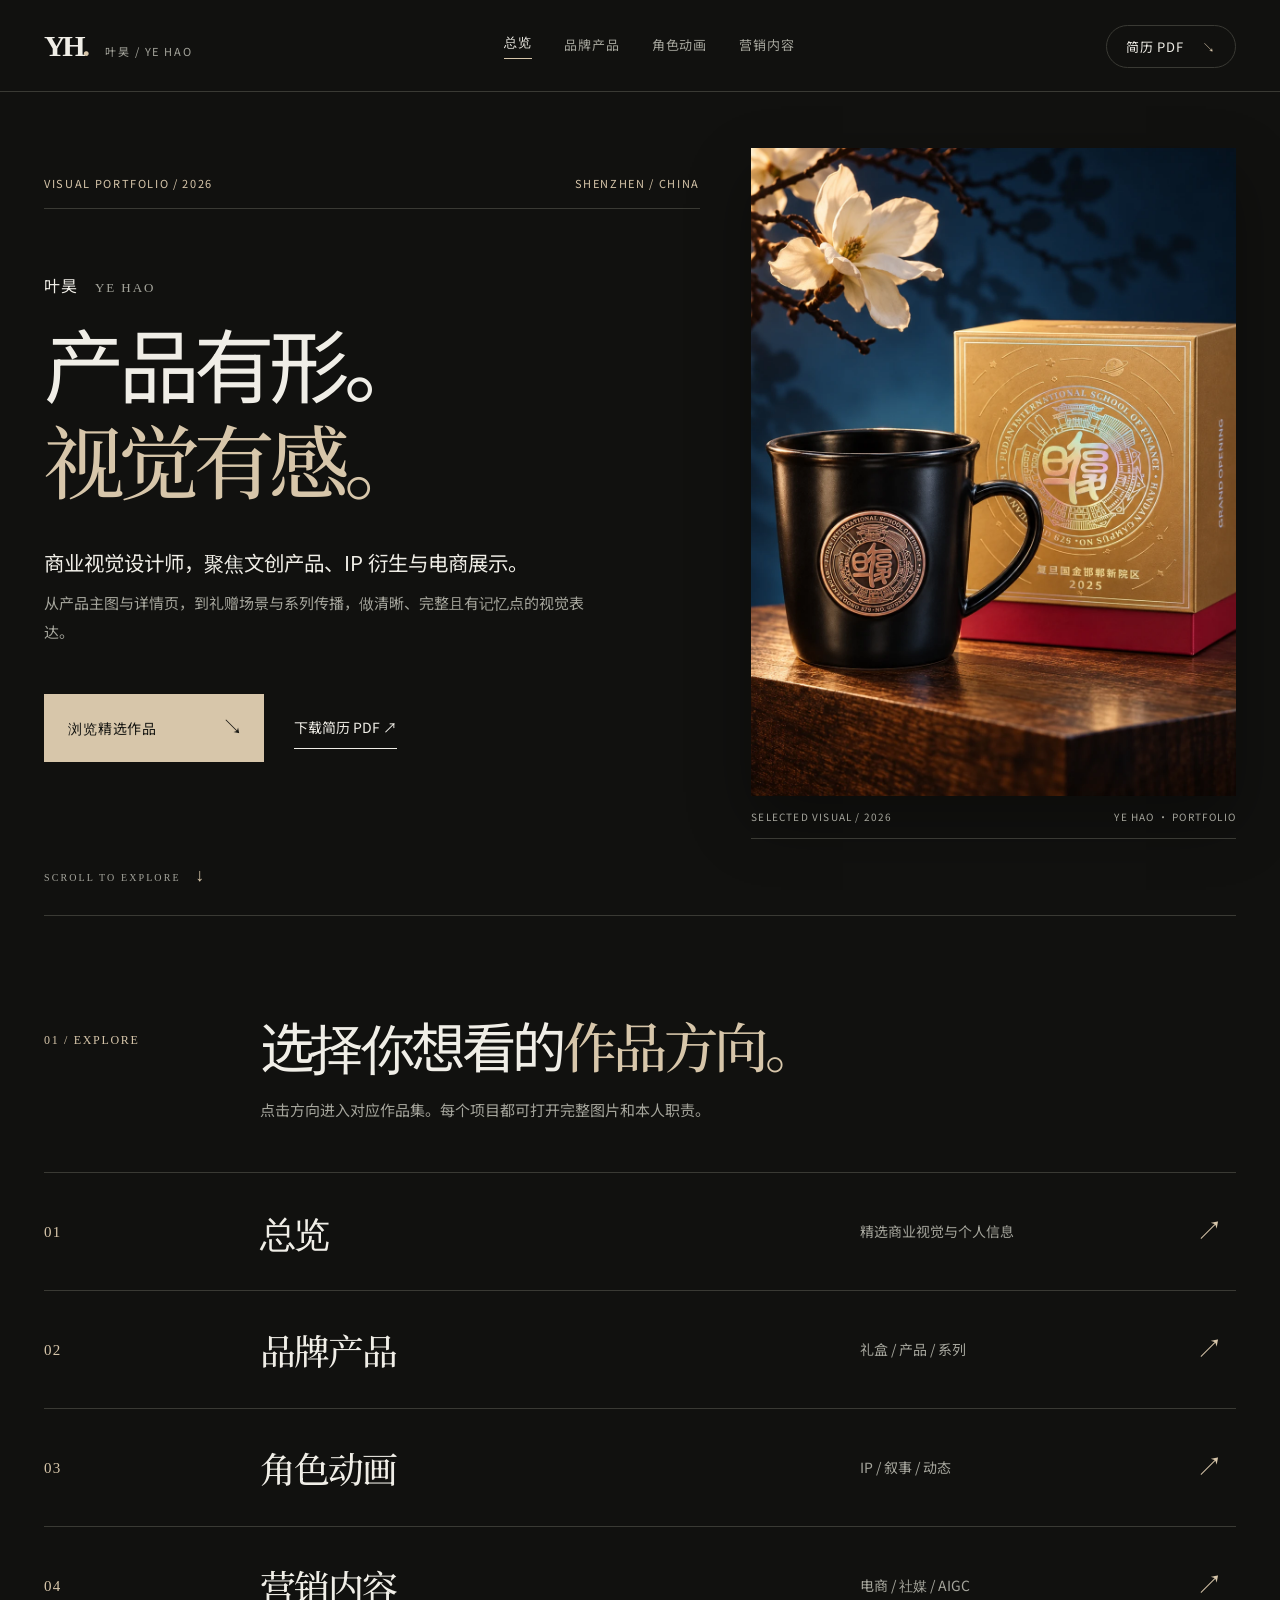
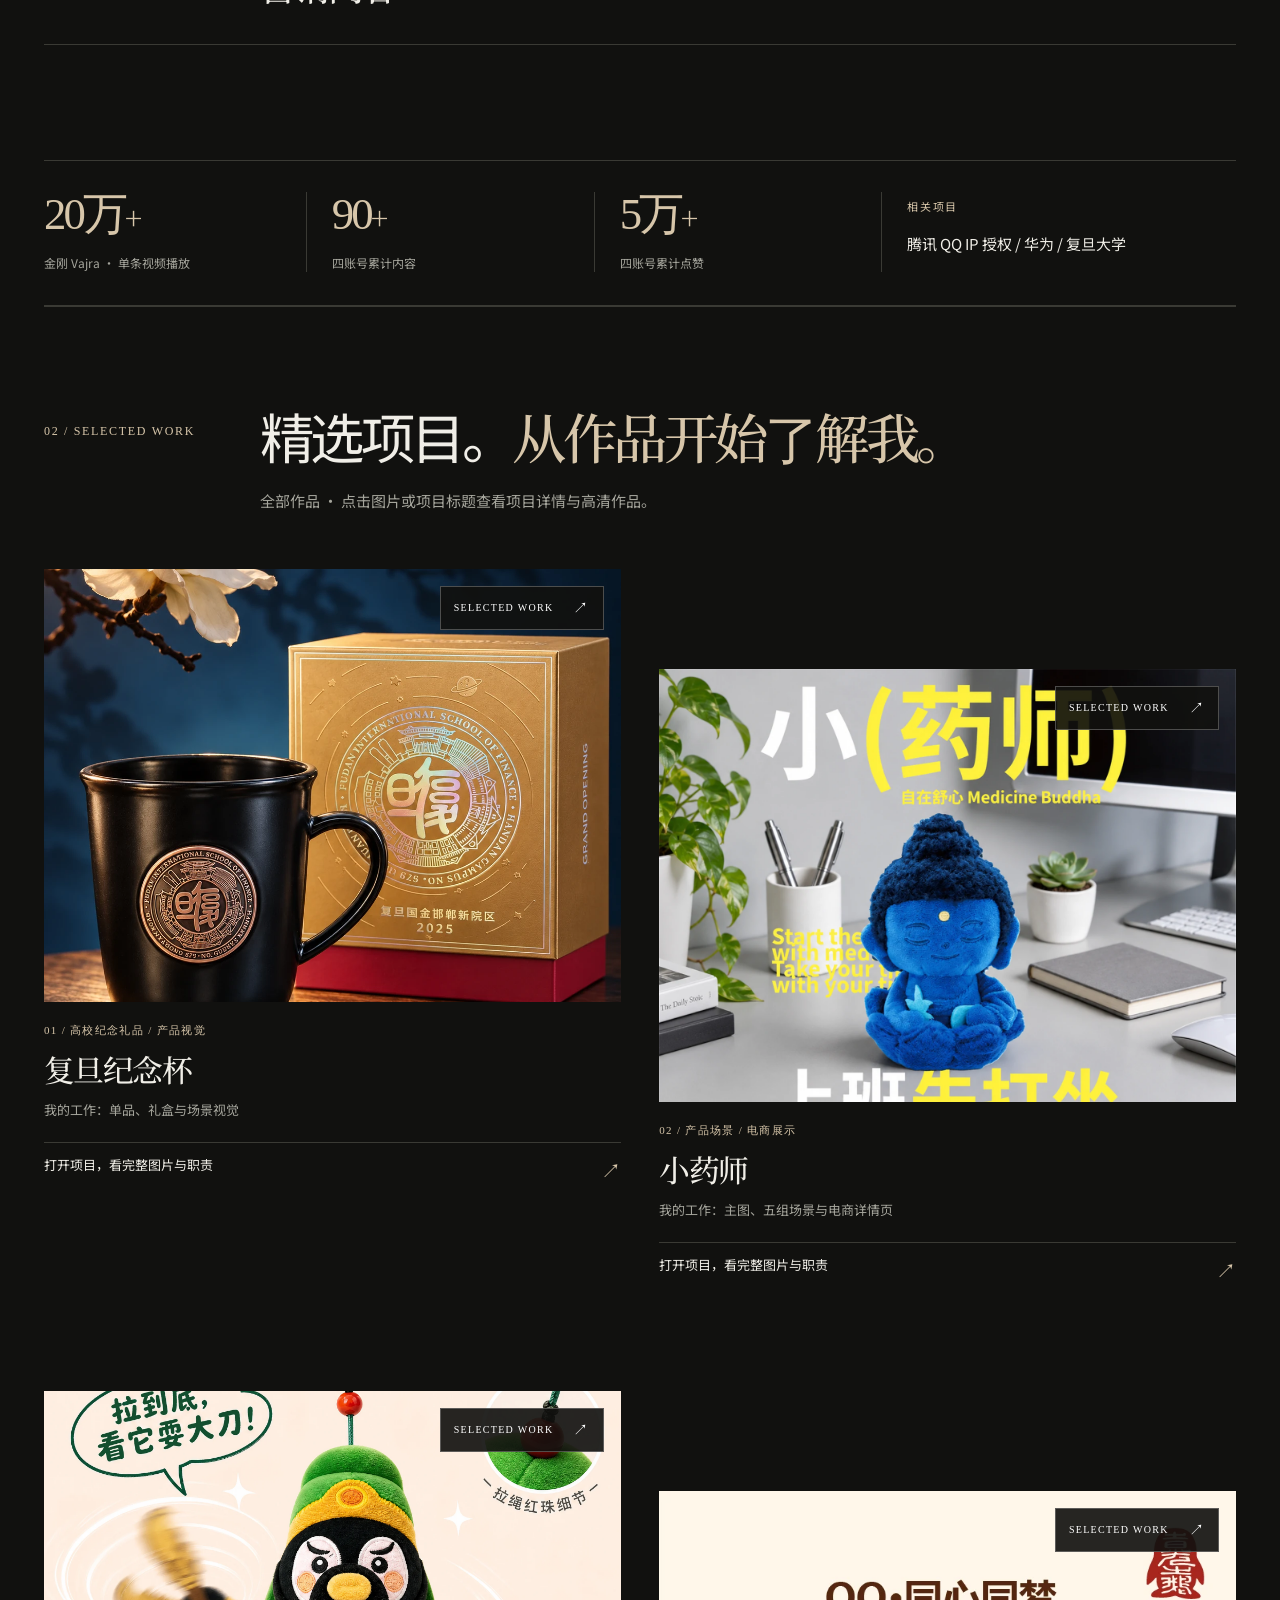
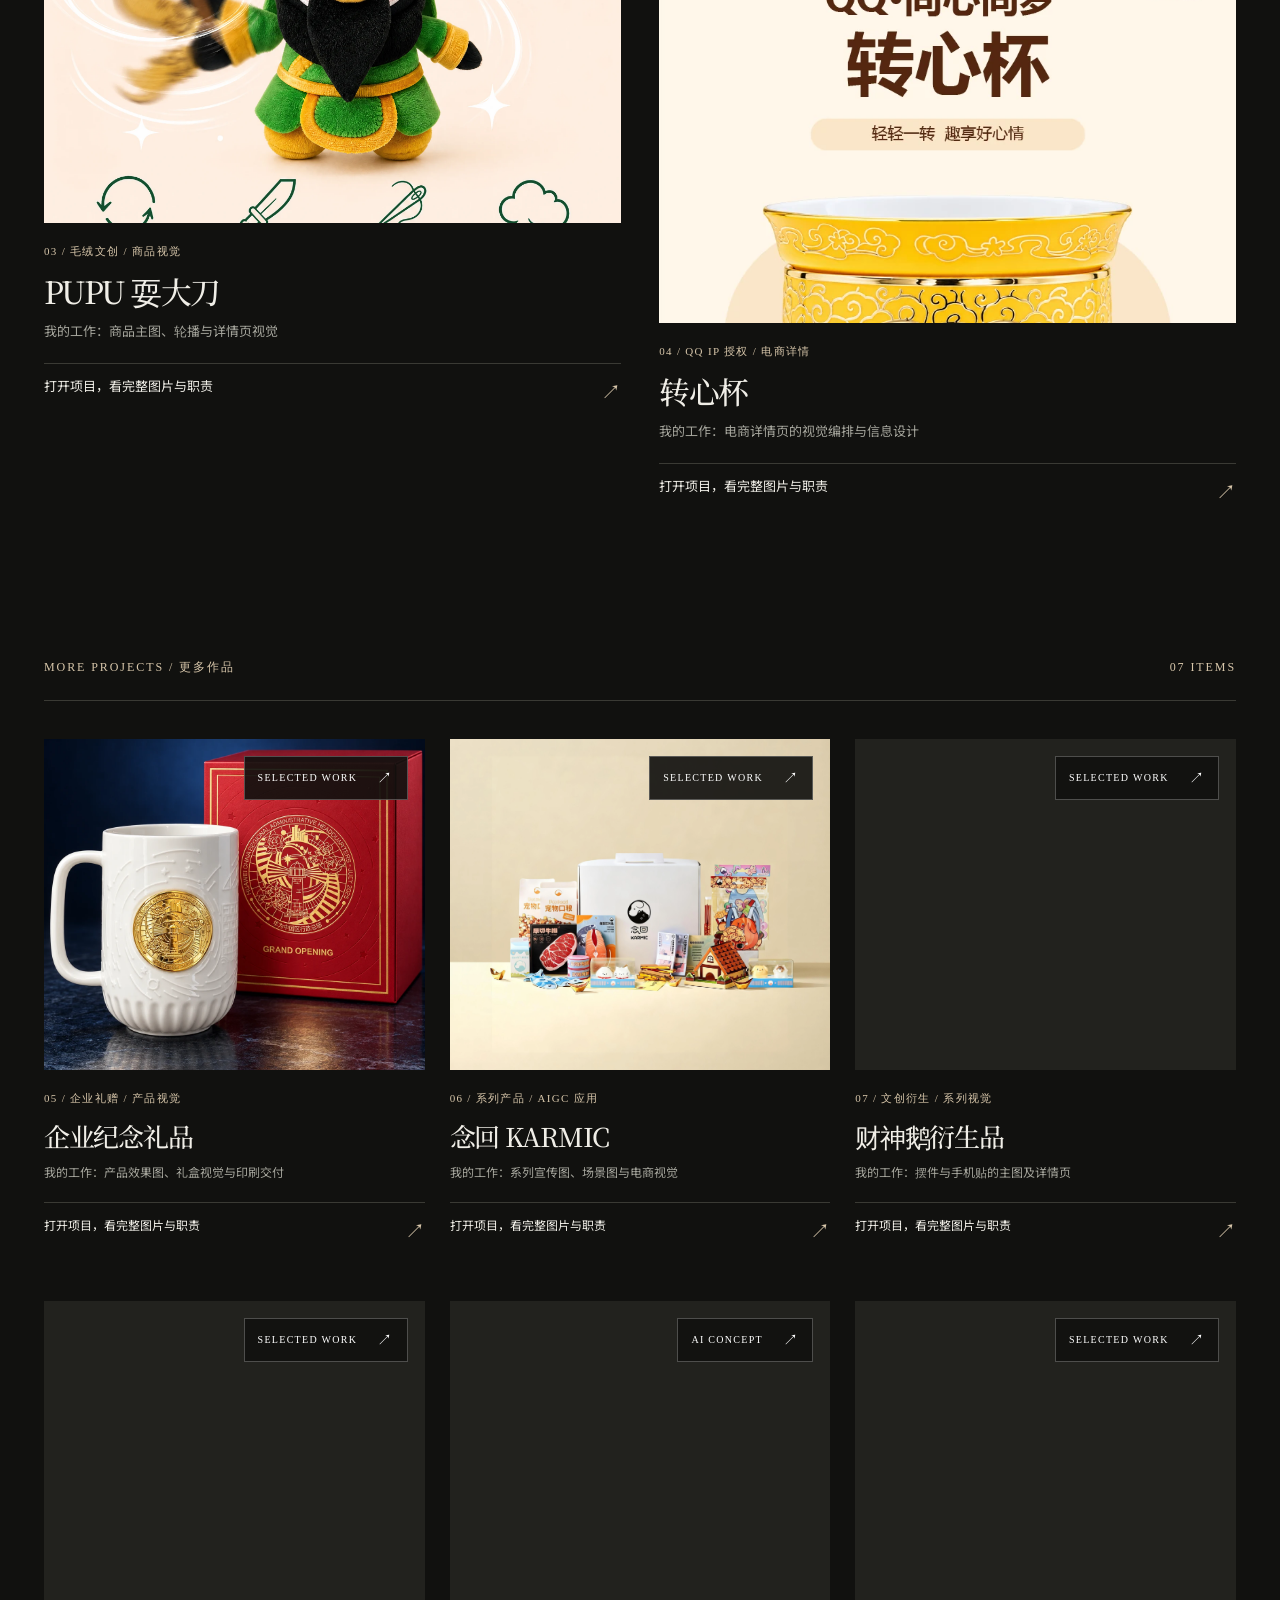
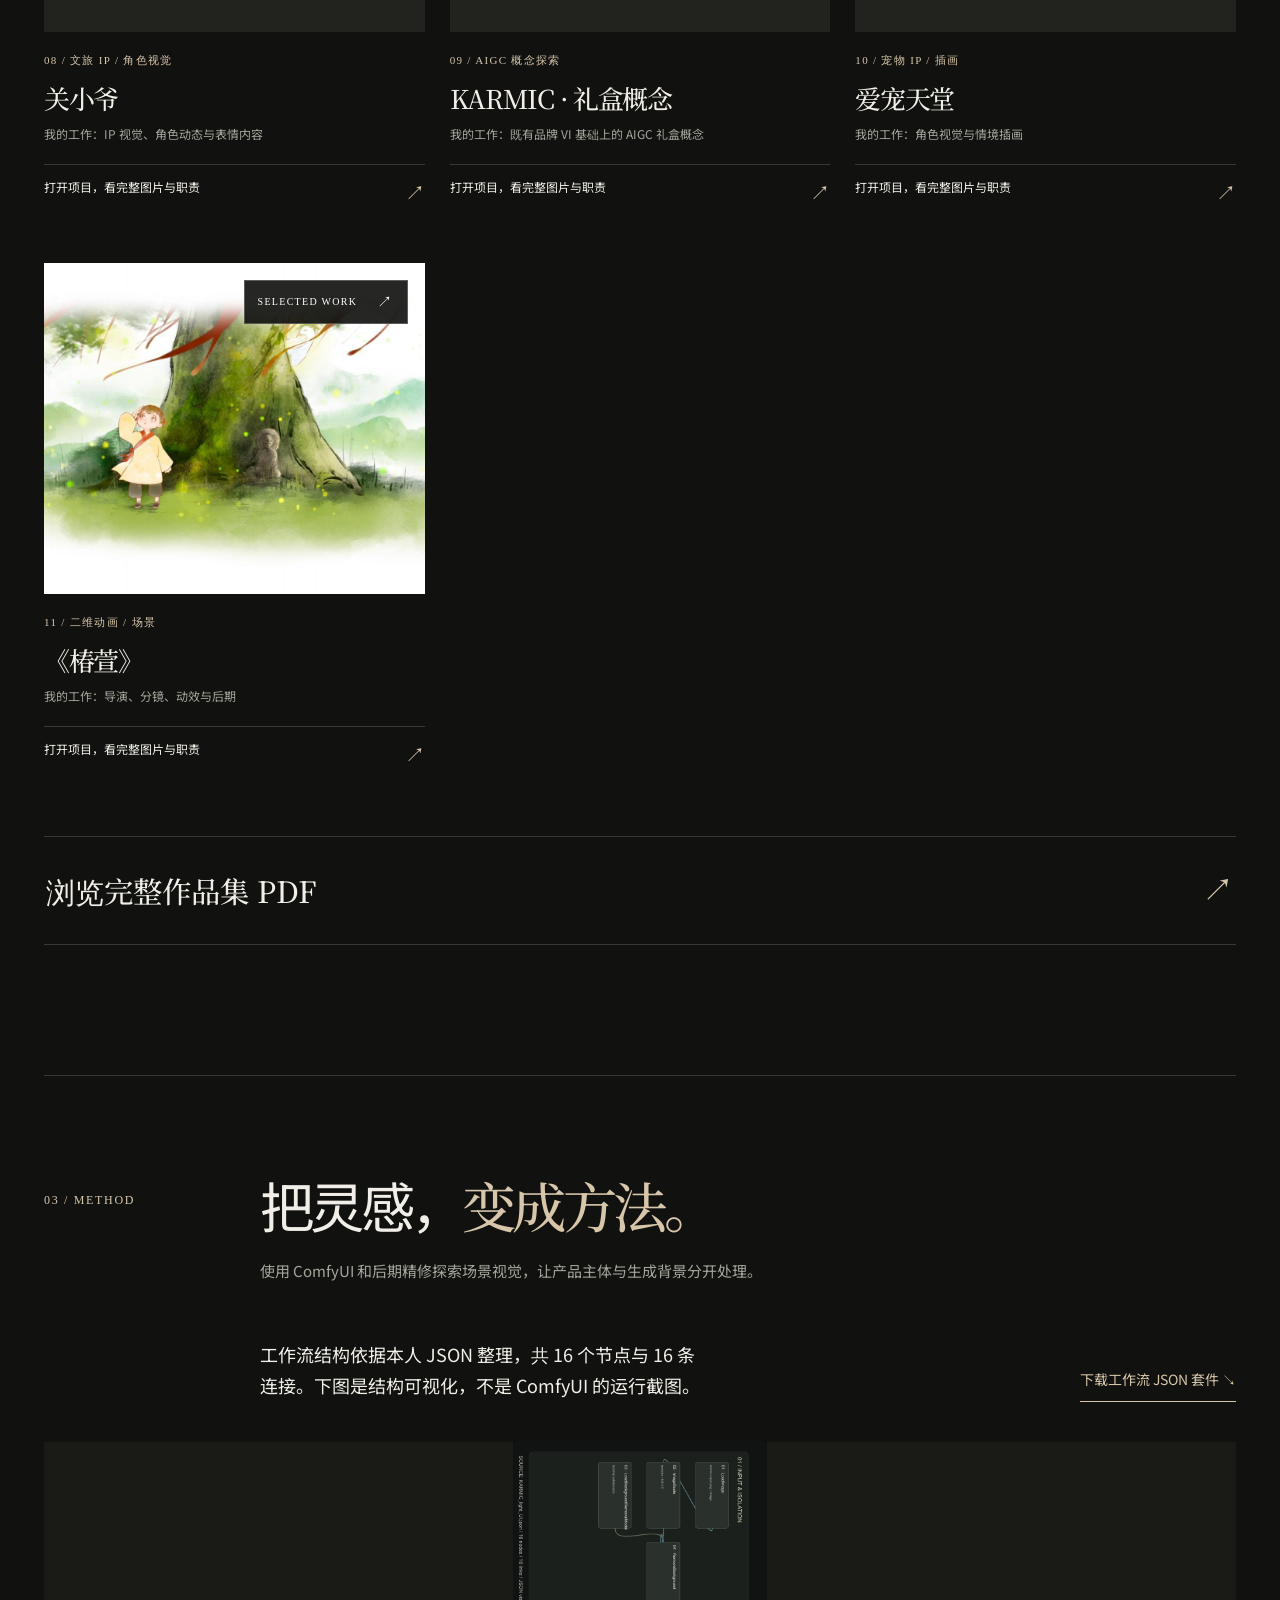
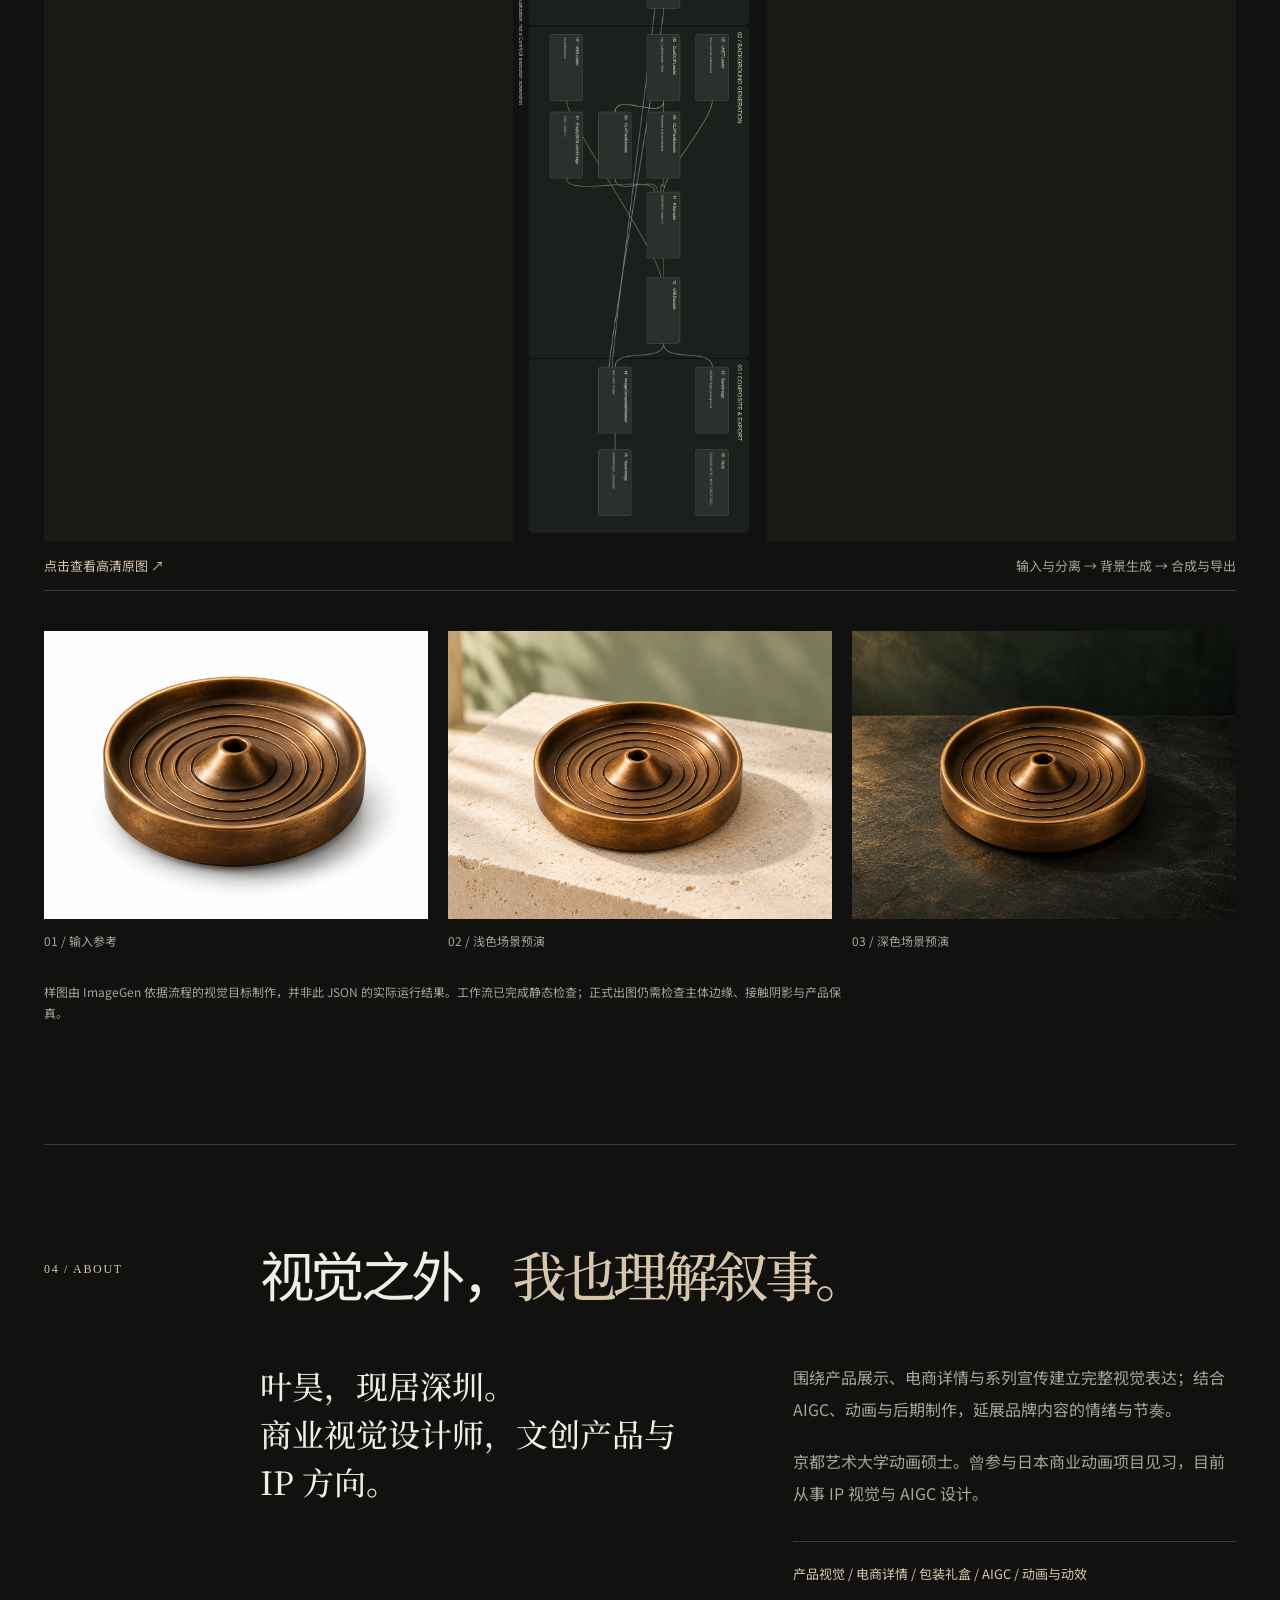
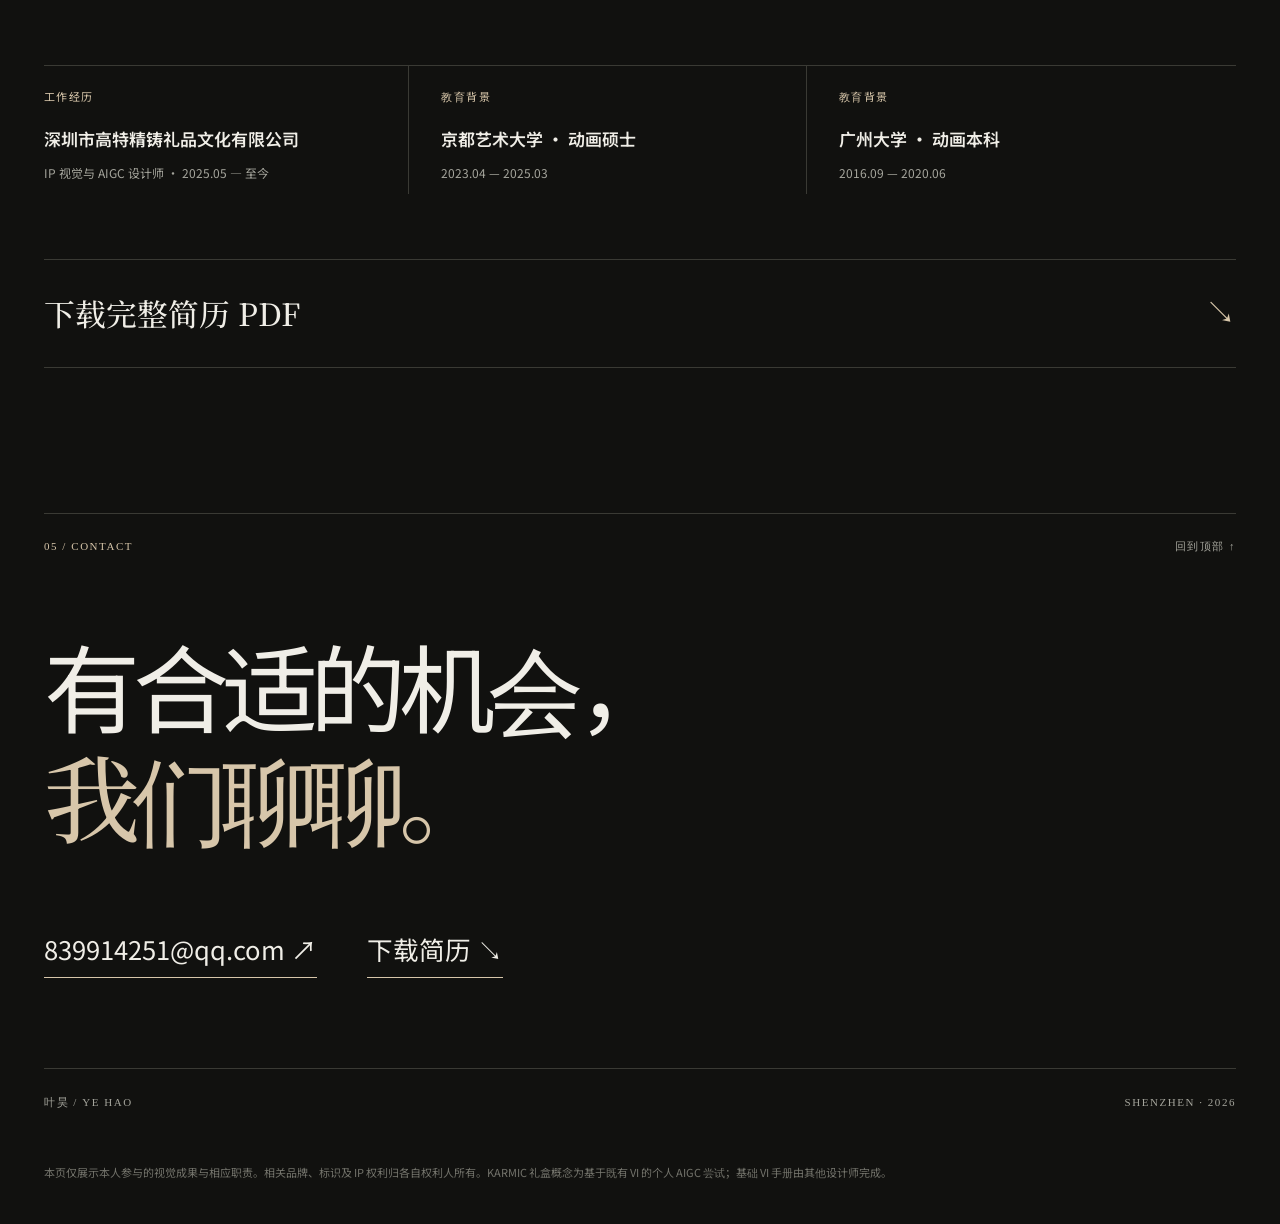
<file: index.html>
<!doctype html><html lang="zh-CN"><head><meta charset="utf-8"><meta name="viewport" content="width=device-width, initial-scale=1"><meta name="theme-color" content="#11110f"><meta name="description" content="叶昊的商业视觉作品集：文创产品、IP 衍生、电商展示、动画与 AIGC 设计。"><title>叶昊 · 总览作品集</title><meta property="og:title" content="叶昊 · 商业视觉作品集"><meta property="og:description" content="文创产品 / 商业视觉 / IP / AIGC"><meta property="og:image" content="https://shuxia98.github.io/resume3/assets/og-cover.jpg"><link rel="icon" href="assets/favicon.png"><link rel="stylesheet" href="style.css?v=20261103-v3"></head><body data-direction="home"><header class="site-header"><a class="site-logo" href="index.html" aria-label="叶昊作品集首页"><span>YH<span class="dot">.</span></span><small>叶昊 / YE HAO</small></a><nav class="desktop-nav" aria-label="主要导航"><a href="index.html" aria-current="page">总览</a><a href="brand.html">品牌产品</a><a href="animation.html">角色动画</a><a href="marketing.html">营销内容</a></nav><div class="header-actions"><a class="header-resume" href="docs/ye-hao-resume.pdf" download="叶昊_简历.pdf">简历 PDF <span>↘</span></a><button class="menu-toggle" aria-label="打开菜单" aria-expanded="false" aria-controls="mobile-menu"><span></span><span></span></button></div></header><nav id="mobile-menu" class="mobile-menu" aria-label="移动端导航" hidden><a href="index.html" aria-current="page">总览</a><a href="brand.html">品牌产品</a><a href="animation.html">角色动画</a><a href="marketing.html">营销内容</a><a href="docs/ye-hao-resume.pdf" download="叶昊_简历.pdf">下载简历 ↘</a></nav><main><section class="hero section-shell" id="top"><div class="hero-copy"><div class="meta-line"><span>VISUAL PORTFOLIO / 2026</span><span>SHENZHEN / CHINA</span></div><p class="hero-name">叶昊 <span>YE HAO</span></p><h1>产品有形。<br><em>视觉有感。</em></h1><p class="hero-lead">商业视觉设计师，聚焦文创产品、IP 衍生与电商展示。</p><p class="hero-sub">从产品主图与详情页，到礼赠场景与系列传播，做清晰、完整且有记忆点的视觉表达。</p><div class="hero-actions"><a class="primary-cta" href="#selected">浏览精选作品 <span>↘</span></a><a class="secondary-cta" href="docs/ye-hao-resume.pdf" download="叶昊_简历.pdf">下载简历 PDF ↗</a></div></div><div class="hero-visual"><img src="assets/fudan-set.webp" alt="复旦纪念杯与礼盒的商业视觉" fetchpriority="high" decoding="async"><div class="hero-visual-caption"><span>SELECTED VISUAL / 2026</span><span>YE HAO · PORTFOLIO</span></div></div><div class="scroll-cue">SCROLL TO EXPLORE <span>↓</span></div></section><section class="directions section-shell" aria-labelledby="directions-title"><div class="section-heading section-heading--compact"><span class="section-index">01 / EXPLORE</span><h2 id="directions-title">选择你想看的<em>作品方向。</em></h2><p>点击方向进入对应作品集。每个项目都可打开完整图片和本人职责。</p></div><div class="direction-list"><a class="direction-row" href="index.html"><span class="direction-index">01</span><span class="direction-name">总览</span><span class="direction-desc">精选商业视觉与个人信息</span><span class="direction-arrow" aria-hidden="true">↗</span></a><a class="direction-row" href="brand.html"><span class="direction-index">02</span><span class="direction-name">品牌产品</span><span class="direction-desc">礼盒 / 产品 / 系列</span><span class="direction-arrow" aria-hidden="true">↗</span></a><a class="direction-row" href="animation.html"><span class="direction-index">03</span><span class="direction-name">角色动画</span><span class="direction-desc">IP / 叙事 / 动态</span><span class="direction-arrow" aria-hidden="true">↗</span></a><a class="direction-row" href="marketing.html"><span class="direction-index">04</span><span class="direction-name">营销内容</span><span class="direction-desc">电商 / 社媒 / AIGC</span><span class="direction-arrow" aria-hidden="true">↗</span></a></div></section><section class="proof-strip section-shell" aria-label="作品与内容成果"><div><strong>20万<span>+</span></strong><p>金刚 Vajra · 单条视频播放</p></div><div><strong>90<span>+</span></strong><p>四账号累计内容</p></div><div><strong>5万<span>+</span></strong><p>四账号累计点赞</p></div><div class="proof-clients"><span>相关项目</span><p>腾讯 QQ IP 授权 / 华为 / 复旦大学</p></div></section><section class="selected section-shell" id="selected"><div class="section-heading"><span class="section-index">02 / SELECTED WORK</span><h2>精选项目。<em>从作品开始了解我。</em></h2><p>全部作品 · 点击图片或项目标题查看项目详情与高清作品。</p></div><div class="feature-grid"><article class="case-card case-card--featured case-card--2 reveal">
 <button class="case-trigger" data-project="2" aria-haspopup="dialog" aria-label="查看复旦纪念杯完整项目">
  <span class="case-frame"><img src="assets/fudan-set.webp" alt="复旦纪念杯项目封面" loading="lazy" decoding="async"><span class="case-corner">SELECTED WORK <b aria-hidden="true">↗</b></span></span>
  <span class="case-info"><span class="case-number">01 / 高校纪念礼品 / 产品视觉</span><strong>复旦纪念杯</strong><span class="case-role">我的工作：单品、礼盒与场景视觉</span><span class="case-view">打开项目，看完整图片与职责 <b aria-hidden="true">↗</b></span></span>
 </button></article><article class="case-card case-card--featured case-card--0 reveal">
 <button class="case-trigger" data-project="0" aria-haspopup="dialog" aria-label="查看小药师完整项目">
  <span class="case-frame"><img src="assets/healing-scene-02.webp" alt="小药师项目封面" loading="lazy" decoding="async"><span class="case-corner">SELECTED WORK <b aria-hidden="true">↗</b></span></span>
  <span class="case-info"><span class="case-number">02 / 产品场景 / 电商展示</span><strong>小药师</strong><span class="case-role">我的工作：主图、五组场景与电商详情页</span><span class="case-view">打开项目，看完整图片与职责 <b aria-hidden="true">↗</b></span></span>
 </button></article><article class="case-card case-card--featured case-card--9 reveal">
 <button class="case-trigger" data-project="9" aria-haspopup="dialog" aria-label="查看PUPU 耍大刀完整项目">
  <span class="case-frame"><img src="assets/pupu-knife-cover.webp" alt="PUPU 耍大刀项目封面" loading="lazy" decoding="async"><span class="case-corner">SELECTED WORK <b aria-hidden="true">↗</b></span></span>
  <span class="case-info"><span class="case-number">03 / 毛绒文创 / 商品视觉</span><strong>PUPU 耍大刀</strong><span class="case-role">我的工作：商品主图、轮播与详情页视觉</span><span class="case-view">打开项目，看完整图片与职责 <b aria-hidden="true">↗</b></span></span>
 </button></article><article class="case-card case-card--featured case-card--1 reveal">
 <button class="case-trigger" data-project="1" aria-haspopup="dialog" aria-label="查看转心杯完整项目">
  <span class="case-frame"><img src="assets/fortune-cover.webp" alt="转心杯项目封面" loading="lazy" decoding="async"><span class="case-corner">SELECTED WORK <b aria-hidden="true">↗</b></span></span>
  <span class="case-info"><span class="case-number">04 / QQ IP 授权 / 电商详情</span><strong>转心杯</strong><span class="case-role">我的工作：电商详情页的视觉编排与信息设计</span><span class="case-view">打开项目，看完整图片与职责 <b aria-hidden="true">↗</b></span></span>
 </button></article></div><div class="archive-head"><span>MORE PROJECTS / 更多作品</span><span>07 ITEMS</span></div><div class="archive-grid"><article class="case-card case-card--8 reveal">
 <button class="case-trigger" data-project="8" aria-haspopup="dialog" aria-label="查看企业纪念礼品完整项目">
  <span class="case-frame"><img src="assets/huawei-gift.webp" alt="企业纪念礼品项目封面" loading="lazy" decoding="async"><span class="case-corner">SELECTED WORK <b aria-hidden="true">↗</b></span></span>
  <span class="case-info"><span class="case-number">05 / 企业礼赠 / 产品视觉</span><strong>企业纪念礼品</strong><span class="case-role">我的工作：产品效果图、礼盒视觉与印刷交付</span><span class="case-view">打开项目，看完整图片与职责 <b aria-hidden="true">↗</b></span></span>
 </button></article><article class="case-card case-card--3 reveal">
 <button class="case-trigger" data-project="3" aria-haspopup="dialog" aria-label="查看念回 KARMIC完整项目">
  <span class="case-frame"><img src="assets/IM69.webp" alt="念回 KARMIC项目封面" loading="lazy" decoding="async"><span class="case-corner">SELECTED WORK <b aria-hidden="true">↗</b></span></span>
  <span class="case-info"><span class="case-number">06 / 系列产品 / AIGC 应用</span><strong>念回 KARMIC</strong><span class="case-role">我的工作：系列宣传图、场景图与电商视觉</span><span class="case-view">打开项目，看完整图片与职责 <b aria-hidden="true">↗</b></span></span>
 </button></article><article class="case-card case-card--10 reveal">
 <button class="case-trigger" data-project="10" aria-haspopup="dialog" aria-label="查看财神鹅衍生品完整项目">
  <span class="case-frame"><img src="assets/pupu-goose-cover.webp" alt="财神鹅衍生品项目封面" loading="lazy" decoding="async"><span class="case-corner">SELECTED WORK <b aria-hidden="true">↗</b></span></span>
  <span class="case-info"><span class="case-number">07 / 文创衍生 / 系列视觉</span><strong>财神鹅衍生品</strong><span class="case-role">我的工作：摆件与手机贴的主图及详情页</span><span class="case-view">打开项目，看完整图片与职责 <b aria-hidden="true">↗</b></span></span>
 </button></article><article class="case-card case-card--5 reveal">
 <button class="case-trigger" data-project="5" aria-haspopup="dialog" aria-label="查看关小爷完整项目">
  <span class="case-frame"><img src="assets/IM100.webp" alt="关小爷项目封面" loading="lazy" decoding="async"><span class="case-corner">SELECTED WORK <b aria-hidden="true">↗</b></span></span>
  <span class="case-info"><span class="case-number">08 / 文旅 IP / 角色视觉</span><strong>关小爷</strong><span class="case-role">我的工作：IP 视觉、角色动态与表情内容</span><span class="case-view">打开项目，看完整图片与职责 <b aria-hidden="true">↗</b></span></span>
 </button></article><article class="case-card case-card--4 reveal">
 <button class="case-trigger" data-project="4" aria-haspopup="dialog" aria-label="查看KARMIC · 礼盒概念完整项目">
  <span class="case-frame"><img src="assets/karmic-family.webp" alt="KARMIC · 礼盒概念项目封面" loading="lazy" decoding="async"><span class="case-corner">AI CONCEPT <b aria-hidden="true">↗</b></span></span>
  <span class="case-info"><span class="case-number">09 / AIGC 概念探索</span><strong>KARMIC · 礼盒概念</strong><span class="case-role">我的工作：既有品牌 VI 基础上的 AIGC 礼盒概念</span><span class="case-view">打开项目，看完整图片与职责 <b aria-hidden="true">↗</b></span></span>
 </button></article><article class="case-card case-card--6 reveal">
 <button class="case-trigger" data-project="6" aria-haspopup="dialog" aria-label="查看爱宠天堂完整项目">
  <span class="case-frame"><img src="assets/portfolio-16.jpg" alt="爱宠天堂项目封面" loading="lazy" decoding="async"><span class="case-corner">SELECTED WORK <b aria-hidden="true">↗</b></span></span>
  <span class="case-info"><span class="case-number">10 / 宠物 IP / 插画</span><strong>爱宠天堂</strong><span class="case-role">我的工作：角色视觉与情境插画</span><span class="case-view">打开项目，看完整图片与职责 <b aria-hidden="true">↗</b></span></span>
 </button></article><article class="case-card case-card--7 reveal">
 <button class="case-trigger" data-project="7" aria-haspopup="dialog" aria-label="查看《椿萱》完整项目">
  <span class="case-frame"><img src="assets/IM114.webp" alt="《椿萱》项目封面" loading="lazy" decoding="async"><span class="case-corner">SELECTED WORK <b aria-hidden="true">↗</b></span></span>
  <span class="case-info"><span class="case-number">11 / 二维动画 / 场景</span><strong>《椿萱》</strong><span class="case-role">我的工作：导演、分镜、动效与后期</span><span class="case-view">打开项目，看完整图片与职责 <b aria-hidden="true">↗</b></span></span>
 </button></article></div><a class="full-pdf-link" href="docs/ye-hao-portfolio-2026.pdf" target="_blank" rel="noopener">浏览完整作品集 PDF <span>↗</span></a></section><section class="method section-shell" id="method"><div class="section-heading"><span class="section-index">03 / METHOD</span><h2>把灵感，<em>变成方法。</em></h2><p>使用 ComfyUI 和后期精修探索场景视觉，让产品主体与生成背景分开处理。</p></div>
 <div class="method-intro"><p>工作流结构依据本人 JSON 整理，共 16 个节点与 16 条连接。下图是结构可视化，不是 ComfyUI 的运行截图。</p><a class="line-link" href="files/comfyui-kit.zip" download>下载工作流 JSON 套件 ↘</a></div>
 <figure class="workflow-figure"><a href="assets/comfyui-workflow-vertical.png" target="_blank" rel="noopener" aria-label="在新页面查看工作流高清原图"><img src="assets/comfyui-workflow-vertical.png" loading="lazy" alt="按真实 JSON 绘制的 ComfyUI 工作流结构图"></a><figcaption>点击查看高清原图 ↗ <span>输入与分离 → 背景生成 → 合成与导出</span></figcaption></figure>
 <div class="method-samples"><figure><img src="assets/workflow-input.webp" loading="lazy" alt="工作流输入参考图"><figcaption>01 / 输入参考</figcaption></figure><figure><img src="assets/workflow-light.webp" loading="lazy" alt="浅色场景视觉预演"><figcaption>02 / 浅色场景预演</figcaption></figure><figure><img src="assets/workflow-dark.webp" loading="lazy" alt="深色场景视觉预演"><figcaption>03 / 深色场景预演</figcaption></figure></div><p class="fine-print">样图由 ImageGen 依据流程的视觉目标制作，并非此 JSON 的实际运行结果。工作流已完成静态检查；正式出图仍需检查主体边缘、接触阴影与产品保真。</p></section><section class="profile section-shell" id="about"><div class="section-heading"><span class="section-index">04 / ABOUT</span><h2>视觉之外，<em>我也理解叙事。</em></h2></div><div class="profile-grid"><p class="profile-lead">叶昊，现居深圳。<br>商业视觉设计师，文创产品与 IP 方向。</p><div><p>围绕产品展示、电商详情与系列宣传建立完整视觉表达；结合 AIGC、动画与后期制作，延展品牌内容的情绪与节奏。</p><p>京都艺术大学动画硕士。曾参与日本商业动画项目见习，目前从事 IP 视觉与 AIGC 设计。</p><div class="skill-line">产品视觉 / 电商详情 / 包装礼盒 / AIGC / 动画与动效</div></div></div>
 <div class="experience"><div><span>工作经历</span><strong>深圳市高特精铸礼品文化有限公司</strong><p>IP 视觉与 AIGC 设计师 · 2025.05 — 至今</p></div><div><span>教育背景</span><strong>京都艺术大学 · 动画硕士</strong><p>2023.04 — 2025.03</p></div><div><span>教育背景</span><strong>广州大学 · 动画本科</strong><p>2016.09 — 2020.06</p></div></div><a class="text-cta" href="docs/ye-hao-resume.pdf" download="叶昊_简历.pdf">下载完整简历 PDF <span>↘</span></a></section></main><footer class="site-footer section-shell" id="contact"><div class="footer-top"><span>05 / CONTACT</span><a href="#top">回到顶部 ↑</a></div><h2>有合适的机会，<br><em>我们聊聊。</em></h2><div class="footer-links"><a href="mailto:839914251@qq.com">839914251@qq.com ↗</a><a href="docs/ye-hao-resume.pdf" download="叶昊_简历.pdf">下载简历 ↘</a></div><div class="footer-bottom"><span>叶昊 / YE HAO</span><span>SHENZHEN · 2026</span></div></footer><p class="legal section-shell">本页仅展示本人参与的视觉成果与相应职责。相关品牌、标识及 IP 权利归各自权利人所有。KARMIC 礼盒概念为基于既有 VI 的个人 AIGC 尝试；基础 VI 手册由其他设计师完成。</p><dialog id="project-dialog" aria-labelledby="dialog-title"><div class="dialog-top"><span>YE HAO / PROJECT DETAILS</span><button class="close" aria-label="关闭项目详情">关闭 ×</button></div><div class="dialog-body"><p class="dialog-tag" id="dialog-tag"></p><h2 id="dialog-title"></h2><p class="dialog-intro" id="dialog-intro"></p><div class="detail-grid"></div><div class="gallery-head"><span>PROJECT IMAGES / 项目图片</span><span>点击图片查看原尺寸 ↗</span></div><div id="project-gallery"></div><button class="close-bottom">返回作品集 ↑</button></div></dialog><script src="script.js?v=20261103-v3" defer></script></body></html>
</file>
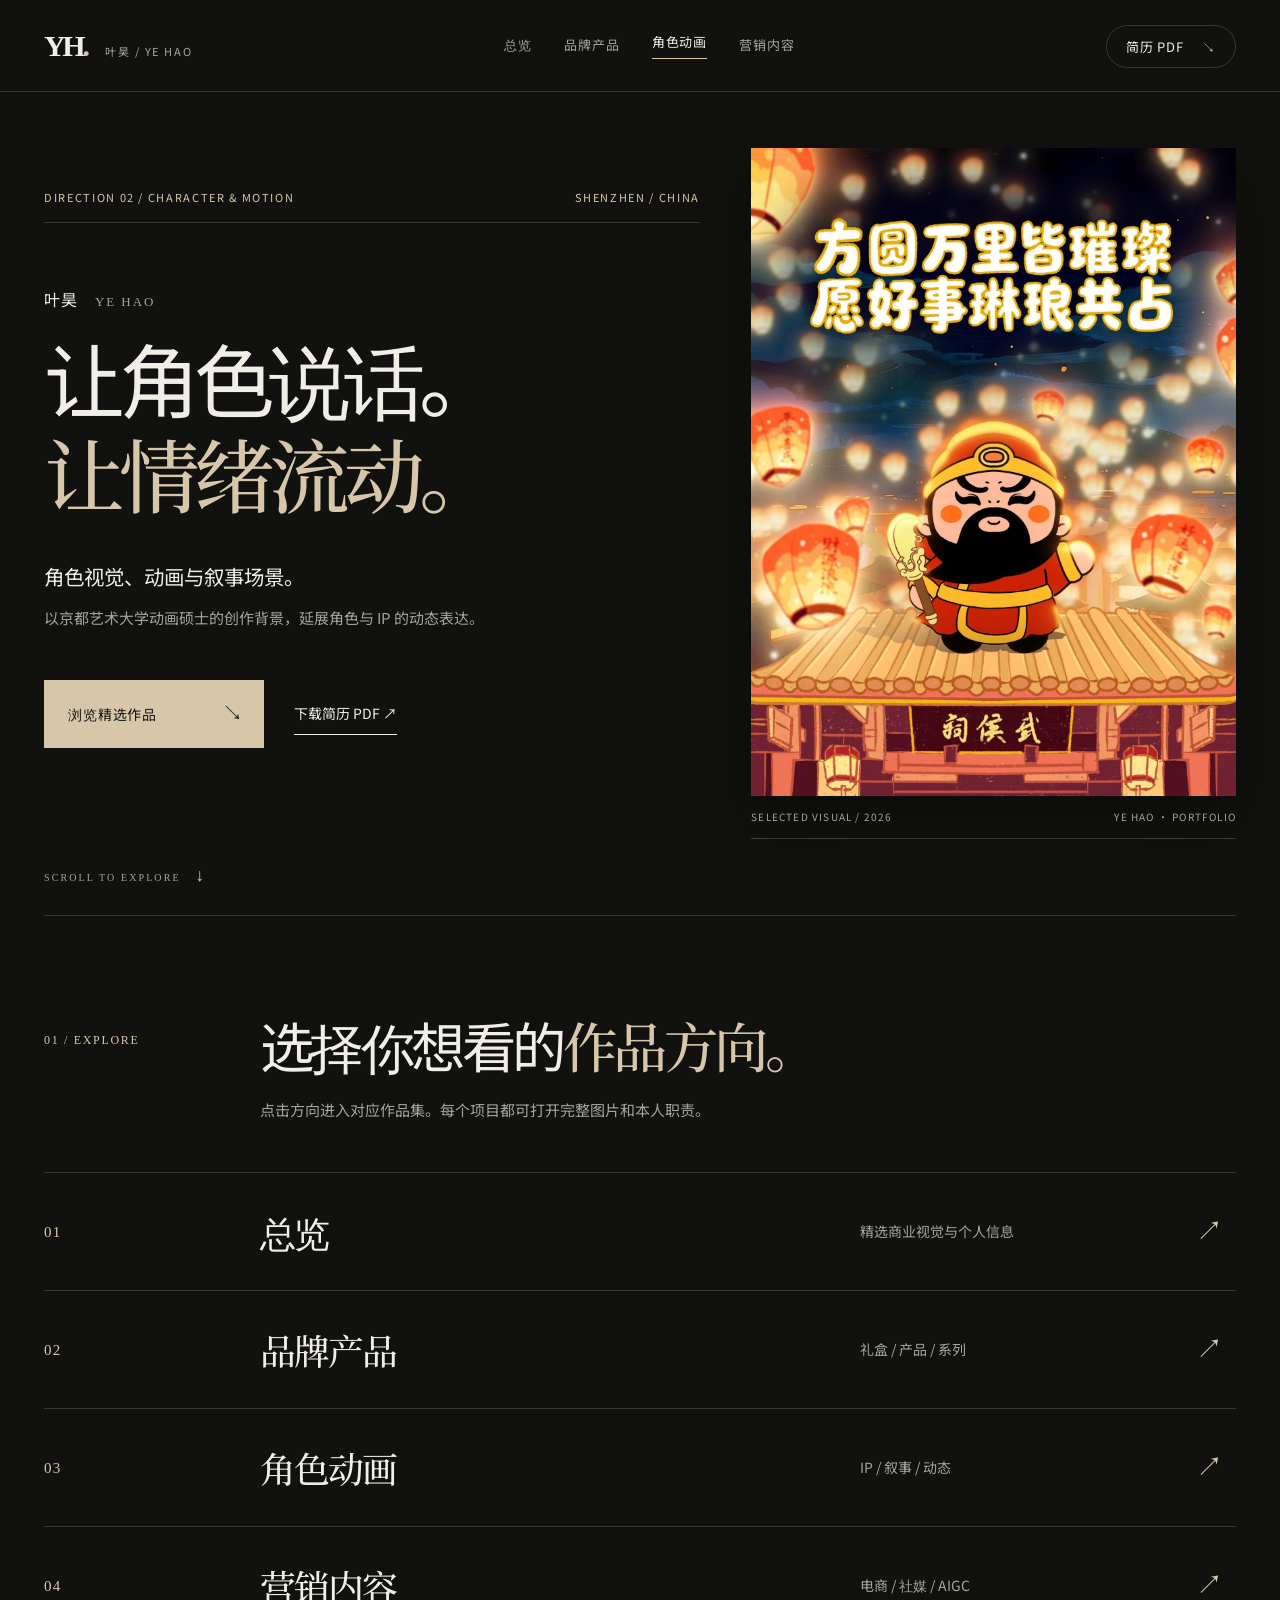
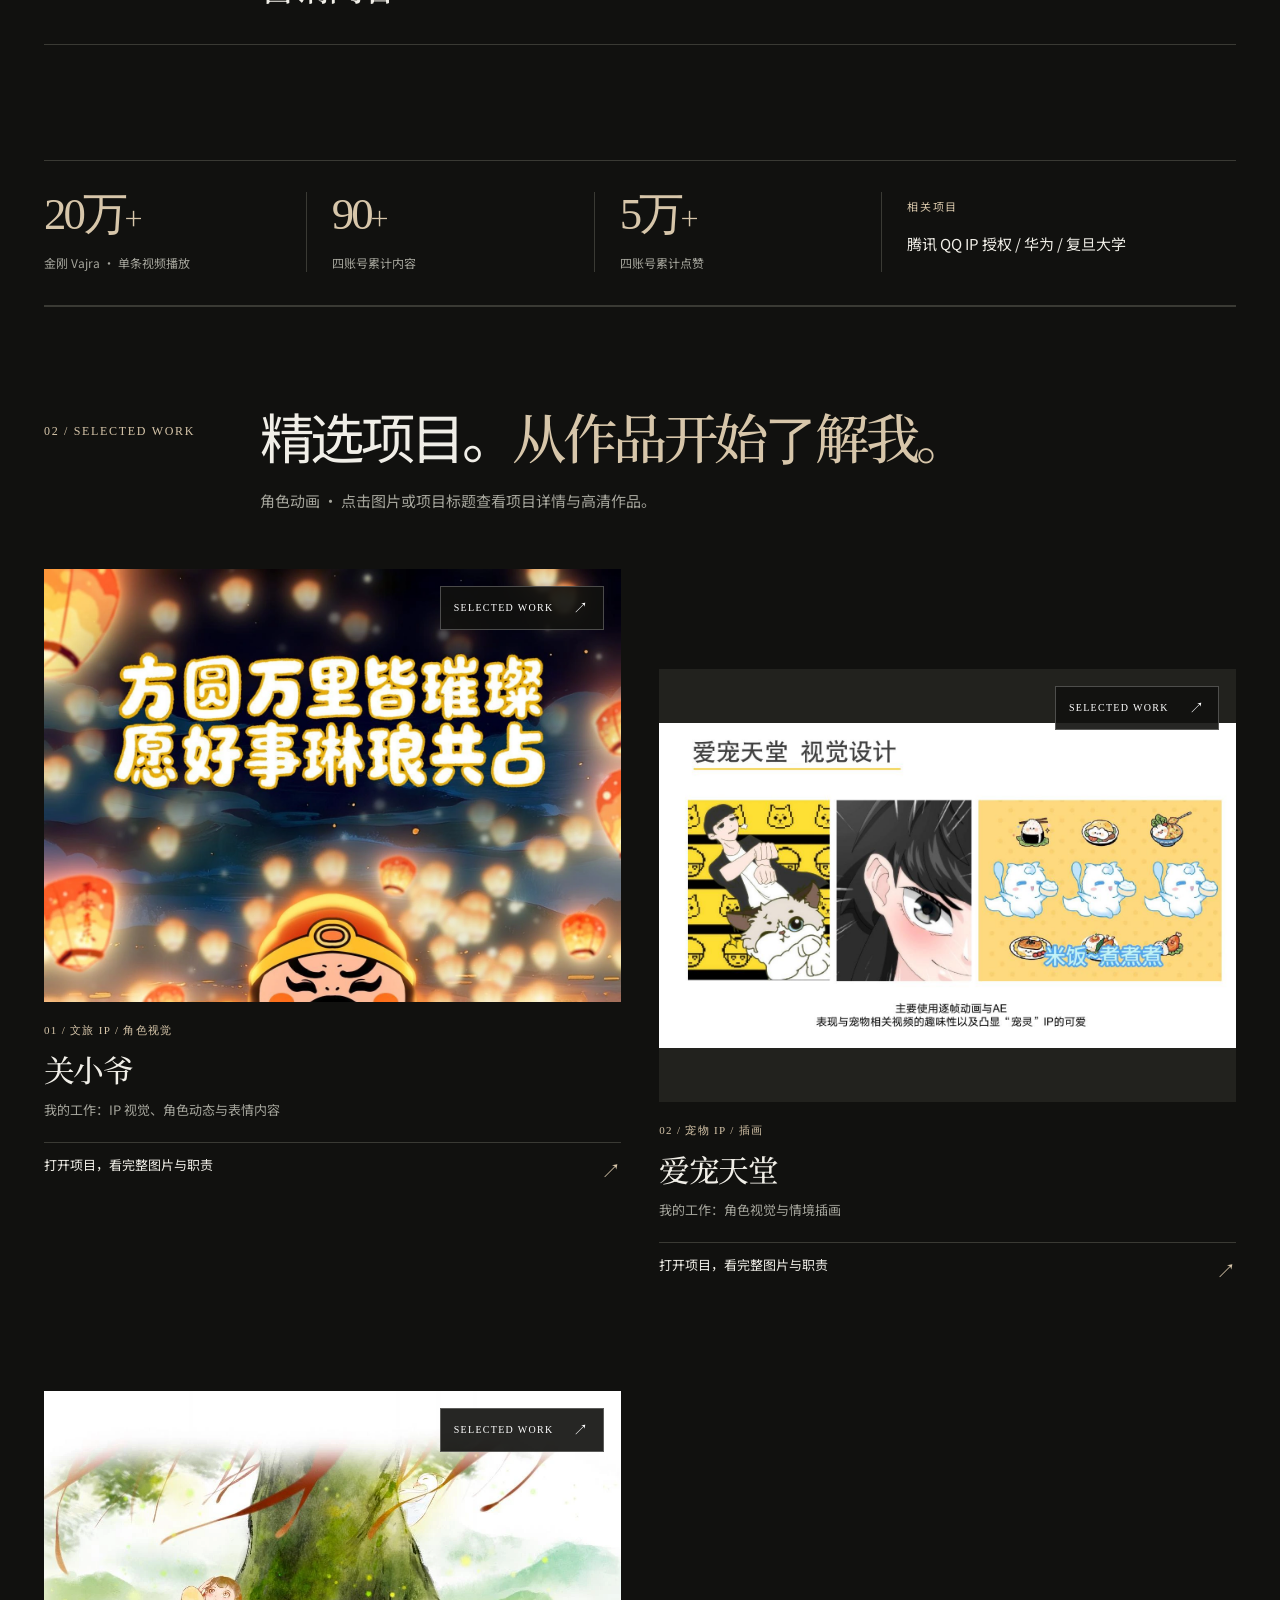
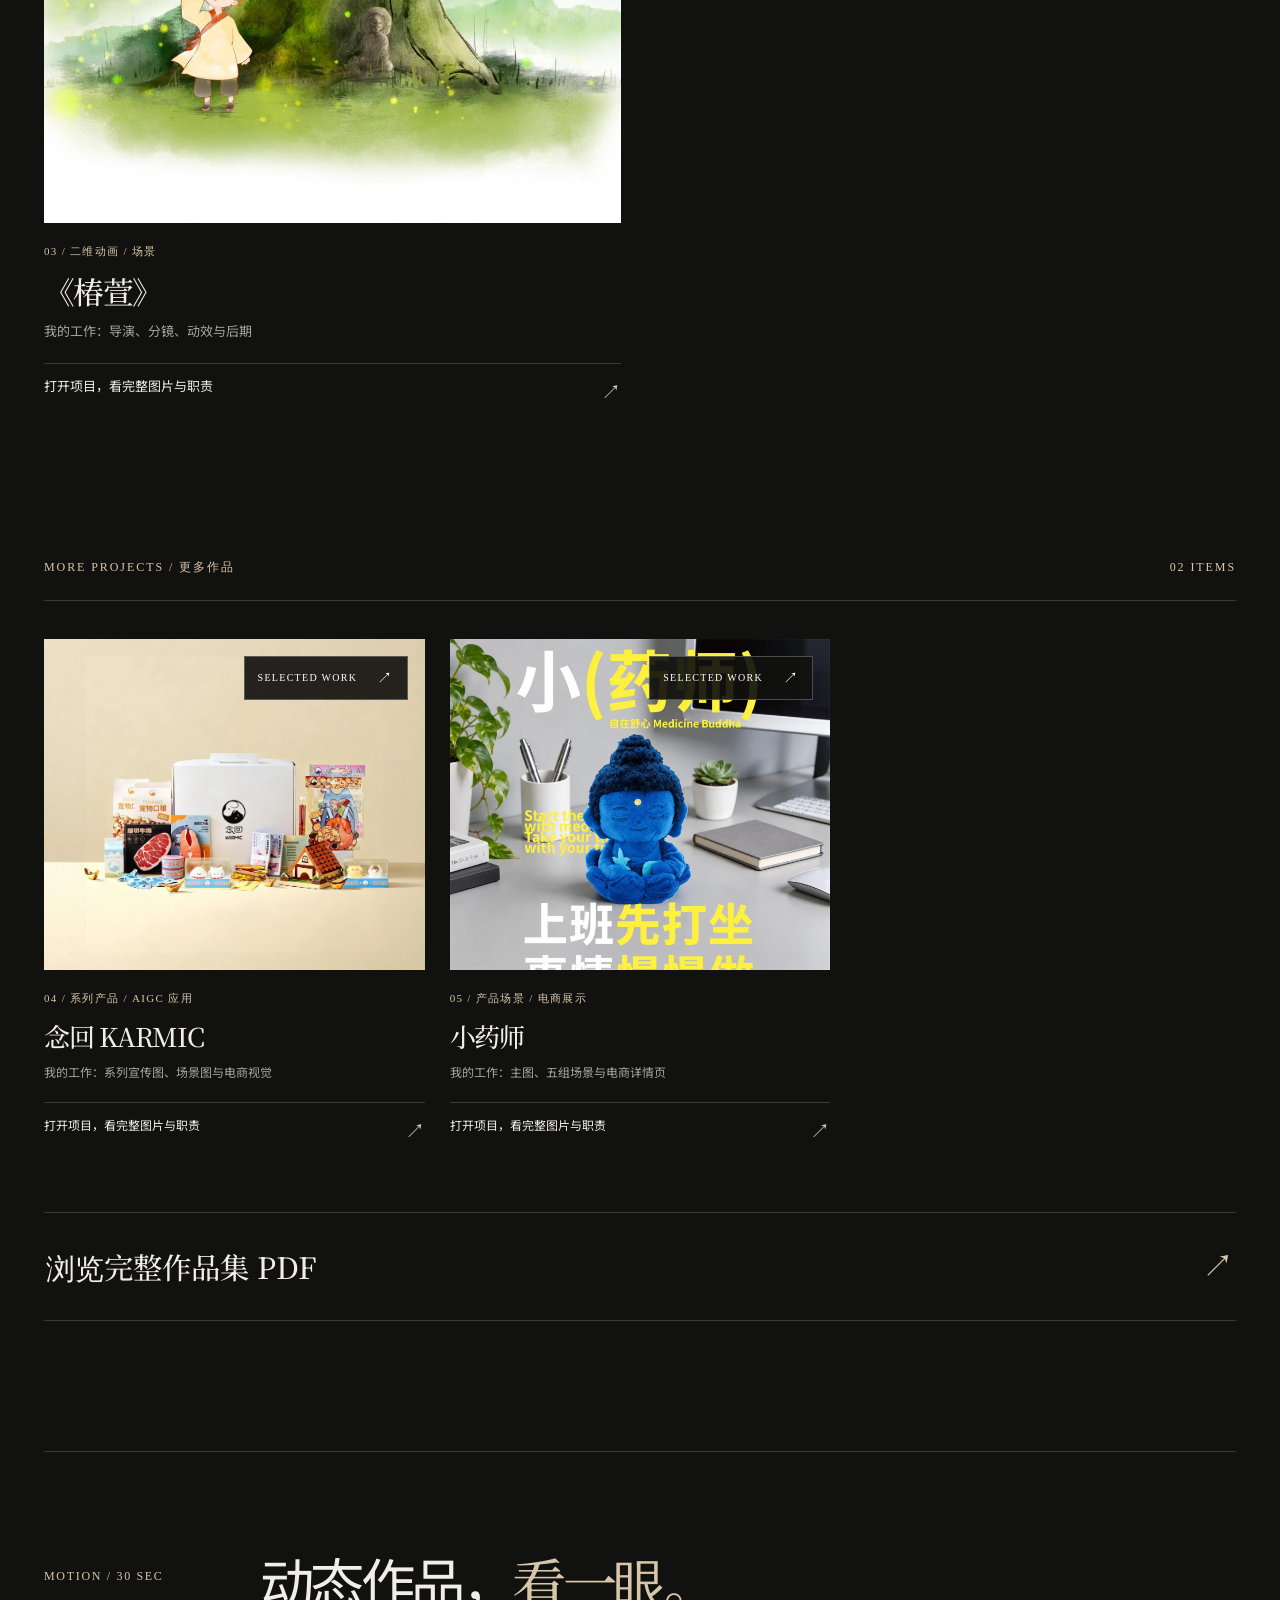
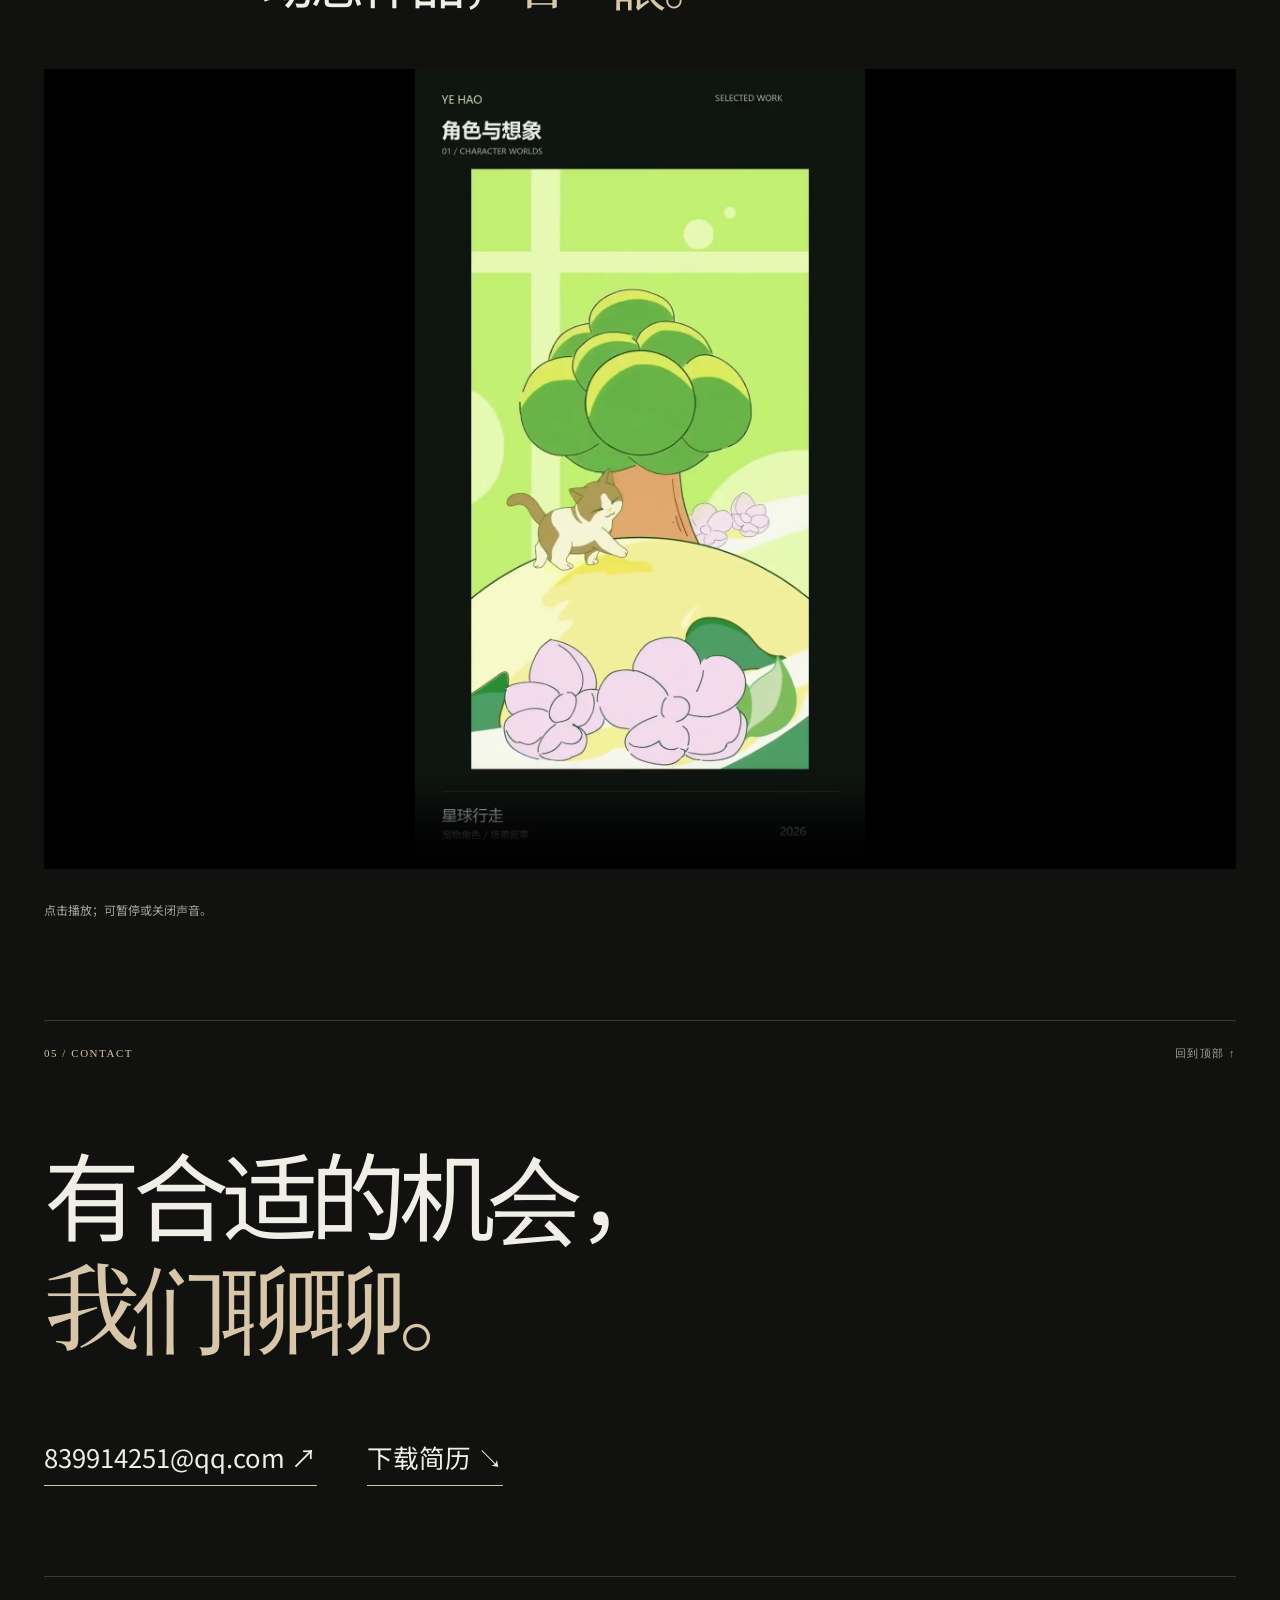
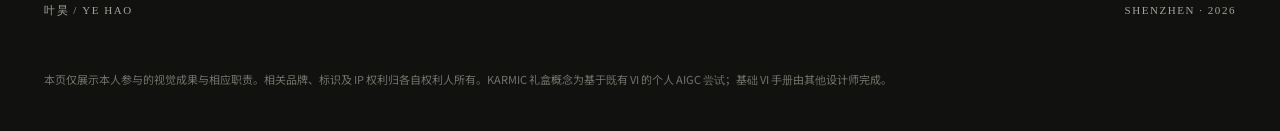
<file: animation.html>
<!doctype html><html lang="zh-CN"><head><meta charset="utf-8"><meta name="viewport" content="width=device-width, initial-scale=1"><meta name="theme-color" content="#11110f"><meta name="description" content="叶昊的商业视觉作品集：文创产品、IP 衍生、电商展示、动画与 AIGC 设计。"><title>叶昊 · 角色动画作品集</title><meta property="og:title" content="叶昊 · 商业视觉作品集"><meta property="og:description" content="文创产品 / 商业视觉 / IP / AIGC"><meta property="og:image" content="https://shuxia98.github.io/resume3/assets/og-cover.jpg"><link rel="icon" href="assets/favicon.png"><link rel="stylesheet" href="style.css?v=20261103-v3"></head><body data-direction="animation"><header class="site-header"><a class="site-logo" href="index.html" aria-label="叶昊作品集首页"><span>YH<span class="dot">.</span></span><small>叶昊 / YE HAO</small></a><nav class="desktop-nav" aria-label="主要导航"><a href="index.html">总览</a><a href="brand.html">品牌产品</a><a href="animation.html" aria-current="page">角色动画</a><a href="marketing.html">营销内容</a></nav><div class="header-actions"><a class="header-resume" href="docs/ye-hao-resume.pdf" download="叶昊_简历.pdf">简历 PDF <span>↘</span></a><button class="menu-toggle" aria-label="打开菜单" aria-expanded="false" aria-controls="mobile-menu"><span></span><span></span></button></div></header><nav id="mobile-menu" class="mobile-menu" aria-label="移动端导航" hidden><a href="index.html">总览</a><a href="brand.html">品牌产品</a><a href="animation.html" aria-current="page">角色动画</a><a href="marketing.html">营销内容</a><a href="docs/ye-hao-resume.pdf" download="叶昊_简历.pdf">下载简历 ↘</a></nav><main><section class="hero section-shell" id="top"><div class="hero-copy"><div class="meta-line"><span>DIRECTION 02 / CHARACTER &amp; MOTION</span><span>SHENZHEN / CHINA</span></div><p class="hero-name">叶昊 <span>YE HAO</span></p><h1>让角色说话。<br><em>让情绪流动。</em></h1><p class="hero-lead">角色视觉、动画与叙事场景。</p><p class="hero-sub">以京都艺术大学动画硕士的创作背景，延展角色与 IP 的动态表达。</p><div class="hero-actions"><a class="primary-cta" href="#selected">浏览精选作品 <span>↘</span></a><a class="secondary-cta" href="docs/ye-hao-resume.pdf" download="叶昊_简历.pdf">下载简历 PDF ↗</a></div></div><div class="hero-visual"><img src="assets/IM100.webp" alt="关小爷角色视觉" fetchpriority="high" decoding="async"><div class="hero-visual-caption"><span>SELECTED VISUAL / 2026</span><span>YE HAO · PORTFOLIO</span></div></div><div class="scroll-cue">SCROLL TO EXPLORE <span>↓</span></div></section><section class="directions section-shell" aria-labelledby="directions-title"><div class="section-heading section-heading--compact"><span class="section-index">01 / EXPLORE</span><h2 id="directions-title">选择你想看的<em>作品方向。</em></h2><p>点击方向进入对应作品集。每个项目都可打开完整图片和本人职责。</p></div><div class="direction-list"><a class="direction-row" href="index.html"><span class="direction-index">01</span><span class="direction-name">总览</span><span class="direction-desc">精选商业视觉与个人信息</span><span class="direction-arrow" aria-hidden="true">↗</span></a><a class="direction-row" href="brand.html"><span class="direction-index">02</span><span class="direction-name">品牌产品</span><span class="direction-desc">礼盒 / 产品 / 系列</span><span class="direction-arrow" aria-hidden="true">↗</span></a><a class="direction-row" href="animation.html"><span class="direction-index">03</span><span class="direction-name">角色动画</span><span class="direction-desc">IP / 叙事 / 动态</span><span class="direction-arrow" aria-hidden="true">↗</span></a><a class="direction-row" href="marketing.html"><span class="direction-index">04</span><span class="direction-name">营销内容</span><span class="direction-desc">电商 / 社媒 / AIGC</span><span class="direction-arrow" aria-hidden="true">↗</span></a></div></section><section class="proof-strip section-shell" aria-label="作品与内容成果"><div><strong>20万<span>+</span></strong><p>金刚 Vajra · 单条视频播放</p></div><div><strong>90<span>+</span></strong><p>四账号累计内容</p></div><div><strong>5万<span>+</span></strong><p>四账号累计点赞</p></div><div class="proof-clients"><span>相关项目</span><p>腾讯 QQ IP 授权 / 华为 / 复旦大学</p></div></section><section class="selected section-shell" id="selected"><div class="section-heading"><span class="section-index">02 / SELECTED WORK</span><h2>精选项目。<em>从作品开始了解我。</em></h2><p>角色动画 · 点击图片或项目标题查看项目详情与高清作品。</p></div><div class="feature-grid"><article class="case-card case-card--featured case-card--5 reveal">
 <button class="case-trigger" data-project="5" aria-haspopup="dialog" aria-label="查看关小爷完整项目">
  <span class="case-frame"><img src="assets/IM100.webp" alt="关小爷项目封面" loading="lazy" decoding="async"><span class="case-corner">SELECTED WORK <b aria-hidden="true">↗</b></span></span>
  <span class="case-info"><span class="case-number">01 / 文旅 IP / 角色视觉</span><strong>关小爷</strong><span class="case-role">我的工作：IP 视觉、角色动态与表情内容</span><span class="case-view">打开项目，看完整图片与职责 <b aria-hidden="true">↗</b></span></span>
 </button></article><article class="case-card case-card--featured case-card--6 reveal">
 <button class="case-trigger" data-project="6" aria-haspopup="dialog" aria-label="查看爱宠天堂完整项目">
  <span class="case-frame"><img src="assets/portfolio-16.jpg" alt="爱宠天堂项目封面" loading="lazy" decoding="async"><span class="case-corner">SELECTED WORK <b aria-hidden="true">↗</b></span></span>
  <span class="case-info"><span class="case-number">02 / 宠物 IP / 插画</span><strong>爱宠天堂</strong><span class="case-role">我的工作：角色视觉与情境插画</span><span class="case-view">打开项目，看完整图片与职责 <b aria-hidden="true">↗</b></span></span>
 </button></article><article class="case-card case-card--featured case-card--7 reveal">
 <button class="case-trigger" data-project="7" aria-haspopup="dialog" aria-label="查看《椿萱》完整项目">
  <span class="case-frame"><img src="assets/IM114.webp" alt="《椿萱》项目封面" loading="lazy" decoding="async"><span class="case-corner">SELECTED WORK <b aria-hidden="true">↗</b></span></span>
  <span class="case-info"><span class="case-number">03 / 二维动画 / 场景</span><strong>《椿萱》</strong><span class="case-role">我的工作：导演、分镜、动效与后期</span><span class="case-view">打开项目，看完整图片与职责 <b aria-hidden="true">↗</b></span></span>
 </button></article></div><div class="archive-head"><span>MORE PROJECTS / 更多作品</span><span>02 ITEMS</span></div><div class="archive-grid"><article class="case-card case-card--3 reveal">
 <button class="case-trigger" data-project="3" aria-haspopup="dialog" aria-label="查看念回 KARMIC完整项目">
  <span class="case-frame"><img src="assets/IM69.webp" alt="念回 KARMIC项目封面" loading="lazy" decoding="async"><span class="case-corner">SELECTED WORK <b aria-hidden="true">↗</b></span></span>
  <span class="case-info"><span class="case-number">04 / 系列产品 / AIGC 应用</span><strong>念回 KARMIC</strong><span class="case-role">我的工作：系列宣传图、场景图与电商视觉</span><span class="case-view">打开项目，看完整图片与职责 <b aria-hidden="true">↗</b></span></span>
 </button></article><article class="case-card case-card--0 reveal">
 <button class="case-trigger" data-project="0" aria-haspopup="dialog" aria-label="查看小药师完整项目">
  <span class="case-frame"><img src="assets/healing-scene-02.webp" alt="小药师项目封面" loading="lazy" decoding="async"><span class="case-corner">SELECTED WORK <b aria-hidden="true">↗</b></span></span>
  <span class="case-info"><span class="case-number">05 / 产品场景 / 电商展示</span><strong>小药师</strong><span class="case-role">我的工作：主图、五组场景与电商详情页</span><span class="case-view">打开项目，看完整图片与职责 <b aria-hidden="true">↗</b></span></span>
 </button></article></div><a class="full-pdf-link" href="docs/ye-hao-portfolio-2026.pdf" target="_blank" rel="noopener">浏览完整作品集 PDF <span>↗</span></a></section><section class="showreel section-shell"><div class="section-heading"><span class="section-index">MOTION / 30 SEC</span><h2>动态作品，<em>看一眼。</em></h2></div><video controls playsinline preload="none" poster="assets/showreel-poster.webp" aria-label="30 秒动态作品精选"><source src="files/showreel-30s.mp4" type="video/mp4"></video><p class="fine-print">点击播放；可暂停或关闭声音。</p></section></main><footer class="site-footer section-shell" id="contact"><div class="footer-top"><span>05 / CONTACT</span><a href="#top">回到顶部 ↑</a></div><h2>有合适的机会，<br><em>我们聊聊。</em></h2><div class="footer-links"><a href="mailto:839914251@qq.com">839914251@qq.com ↗</a><a href="docs/ye-hao-resume.pdf" download="叶昊_简历.pdf">下载简历 ↘</a></div><div class="footer-bottom"><span>叶昊 / YE HAO</span><span>SHENZHEN · 2026</span></div></footer><p class="legal section-shell">本页仅展示本人参与的视觉成果与相应职责。相关品牌、标识及 IP 权利归各自权利人所有。KARMIC 礼盒概念为基于既有 VI 的个人 AIGC 尝试；基础 VI 手册由其他设计师完成。</p><dialog id="project-dialog" aria-labelledby="dialog-title"><div class="dialog-top"><span>YE HAO / PROJECT DETAILS</span><button class="close" aria-label="关闭项目详情">关闭 ×</button></div><div class="dialog-body"><p class="dialog-tag" id="dialog-tag"></p><h2 id="dialog-title"></h2><p class="dialog-intro" id="dialog-intro"></p><div class="detail-grid"></div><div class="gallery-head"><span>PROJECT IMAGES / 项目图片</span><span>点击图片查看原尺寸 ↗</span></div><div id="project-gallery"></div><button class="close-bottom">返回作品集 ↑</button></div></dialog><script src="script.js?v=20261103-v3" defer></script></body></html>
</file>
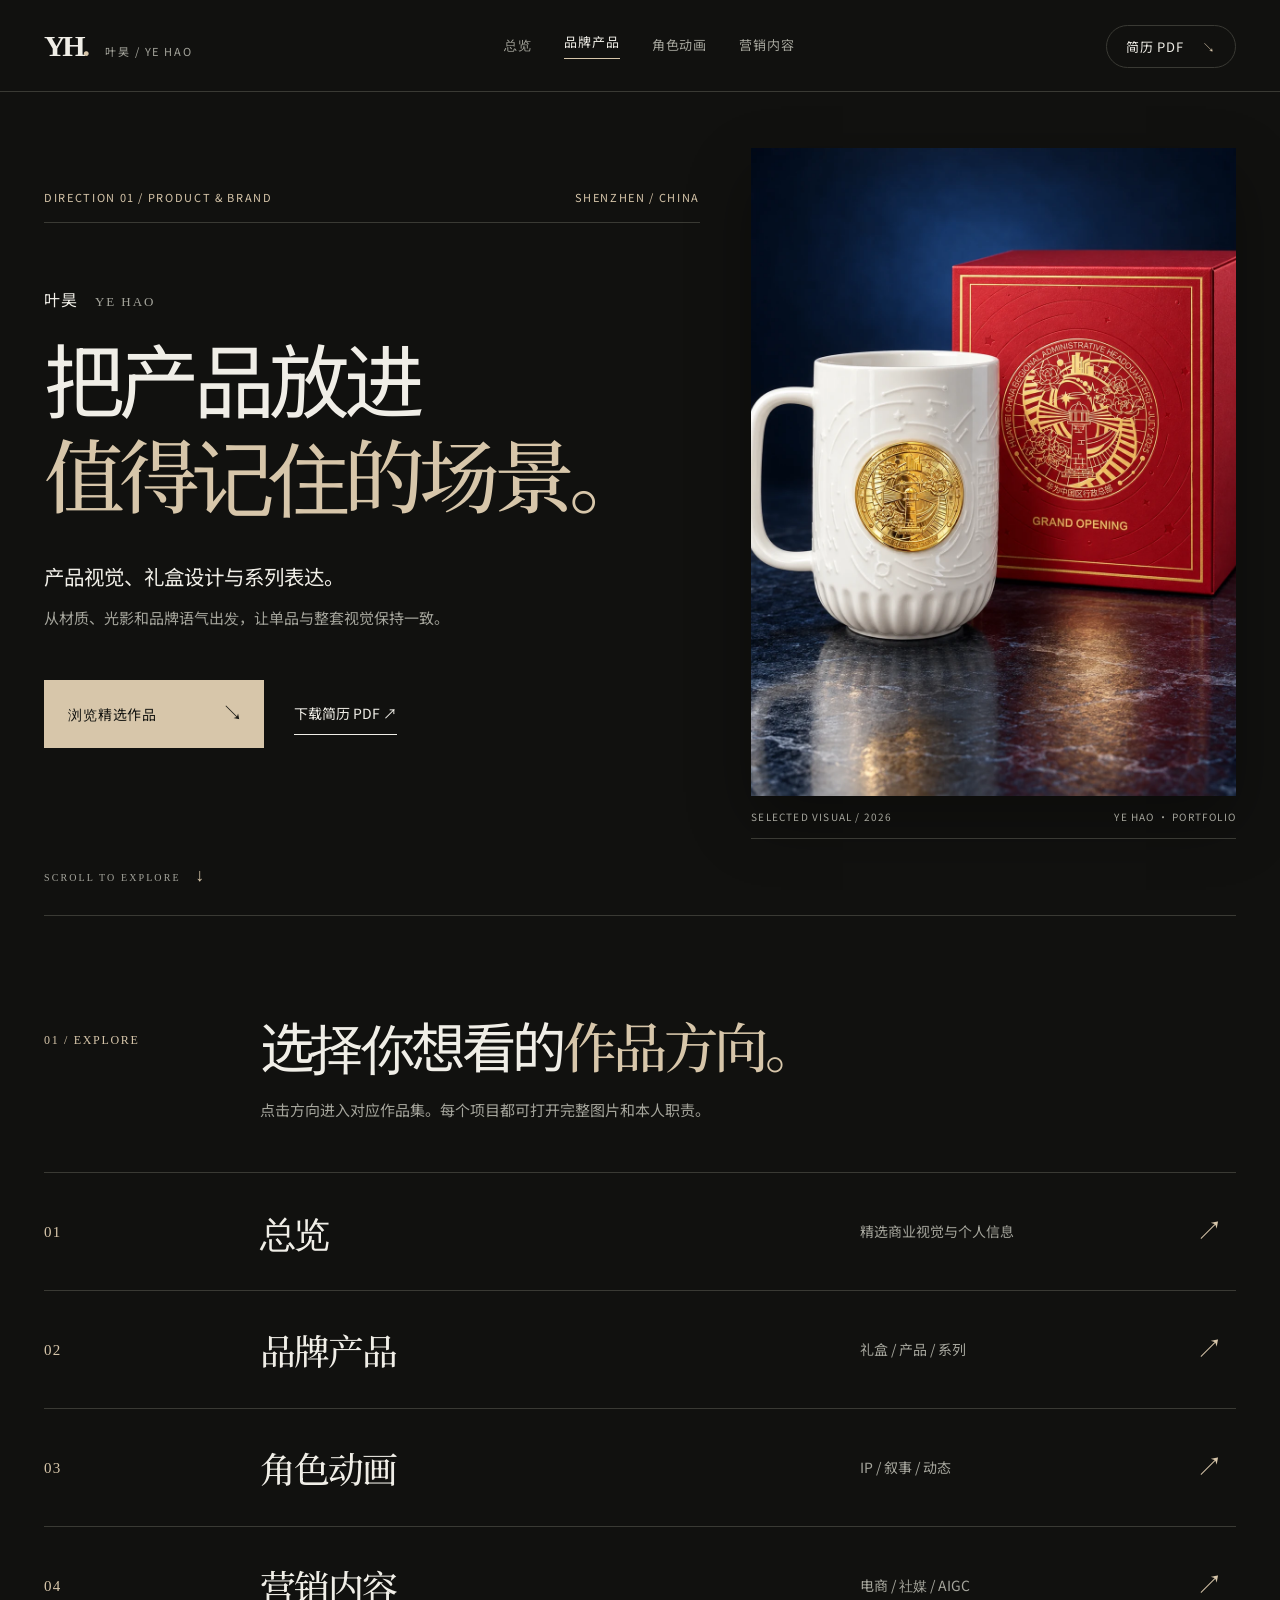
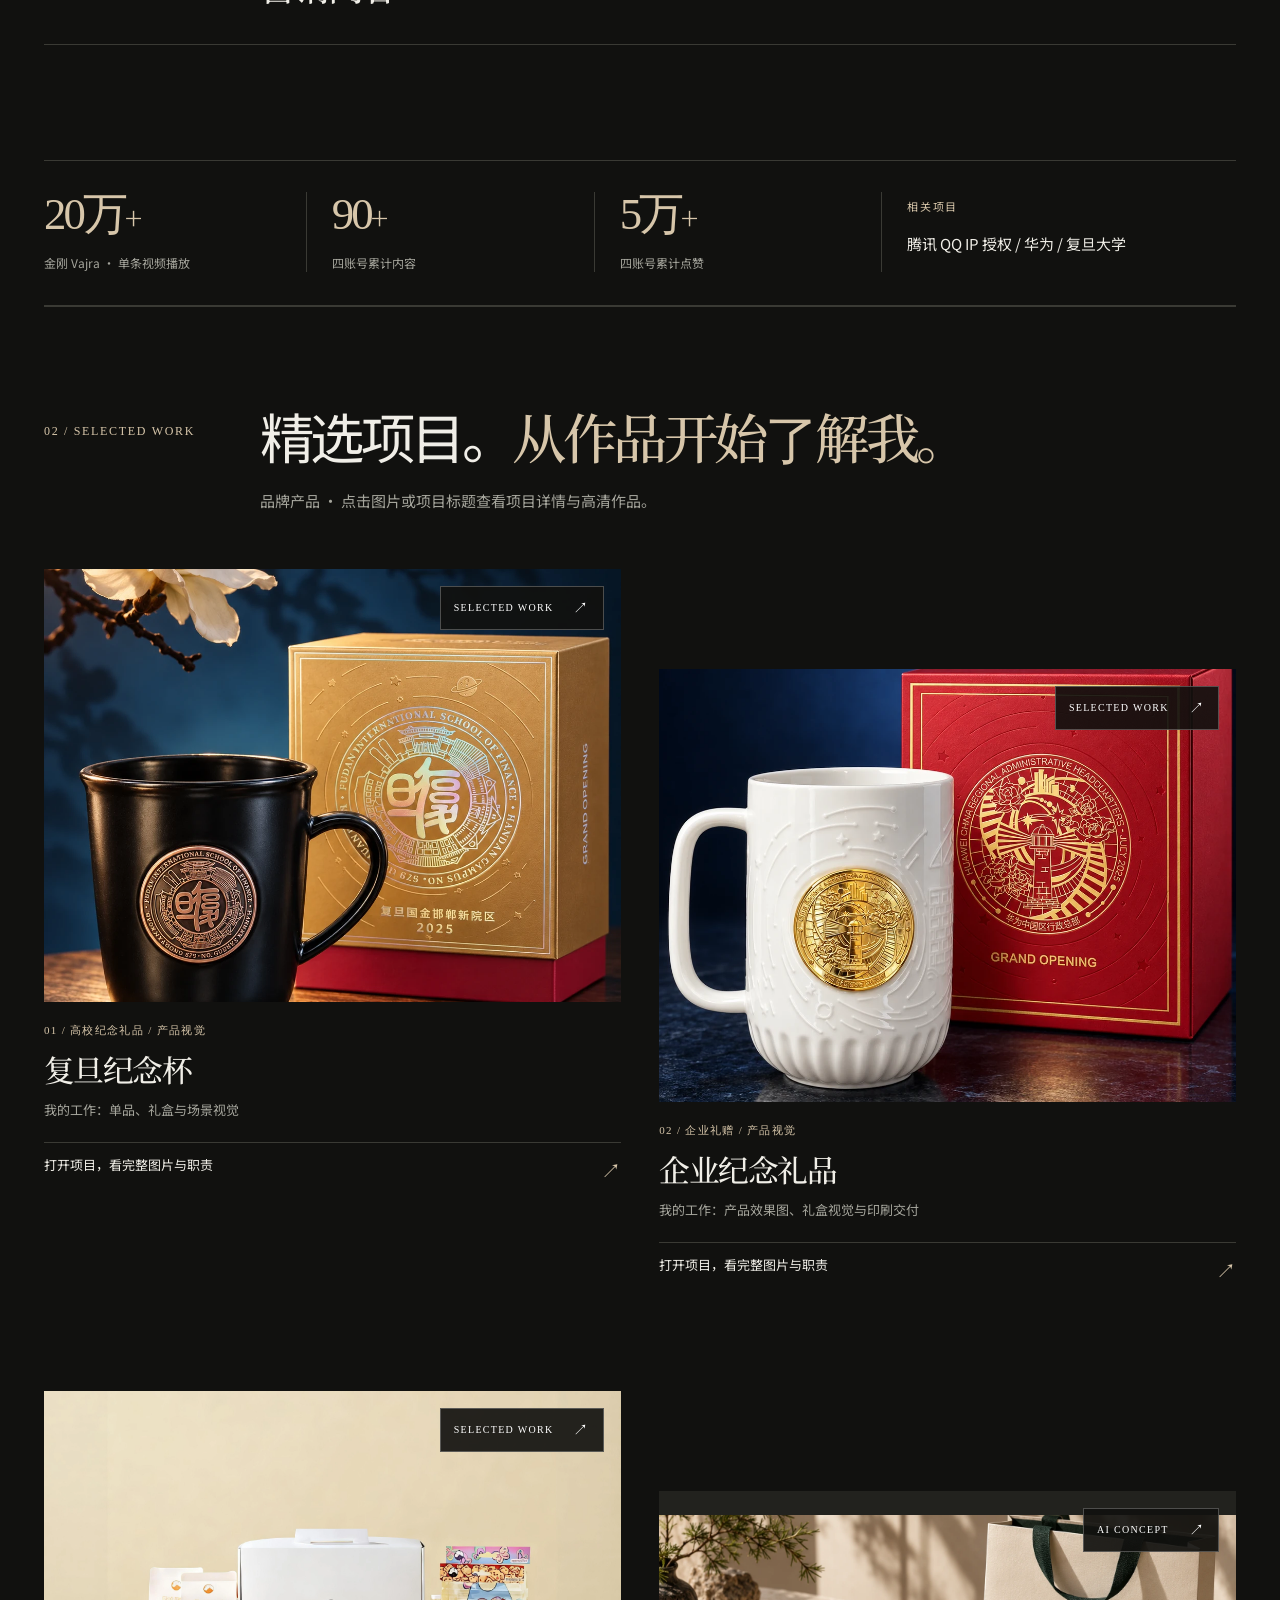
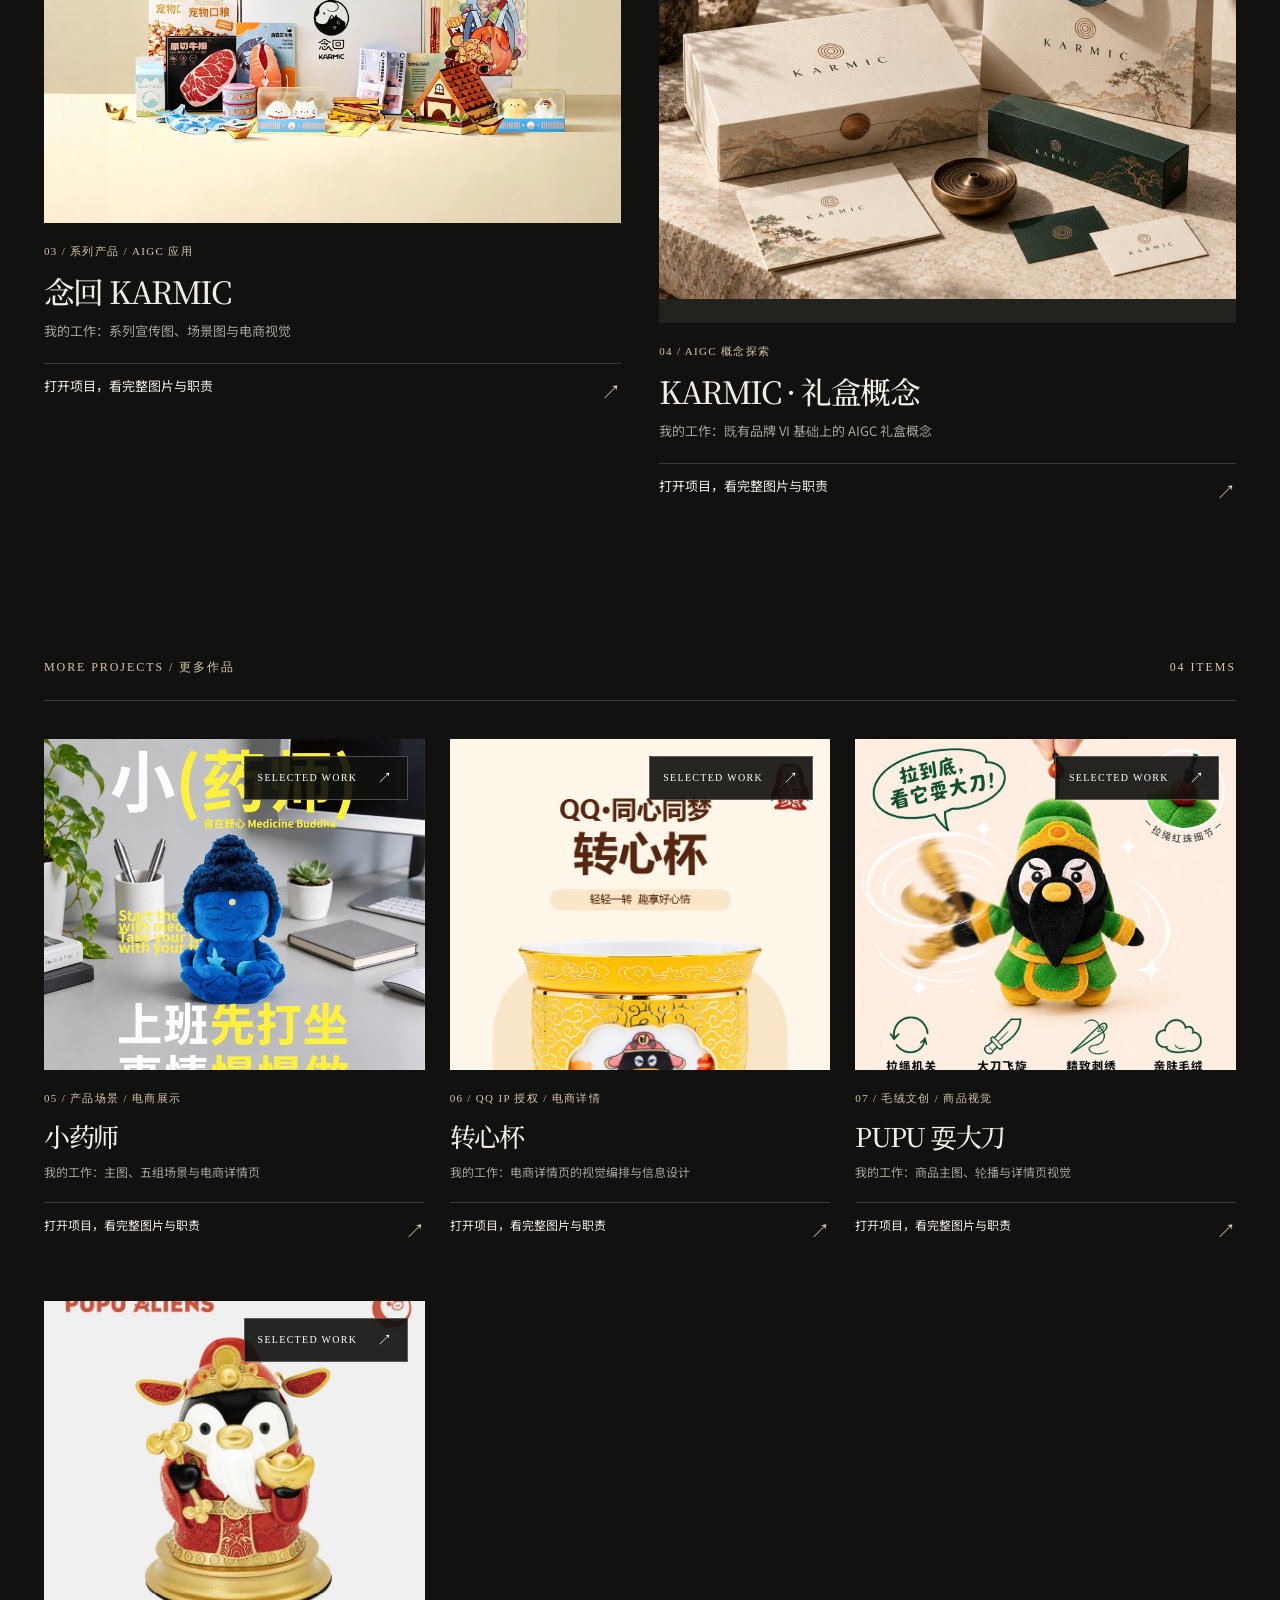
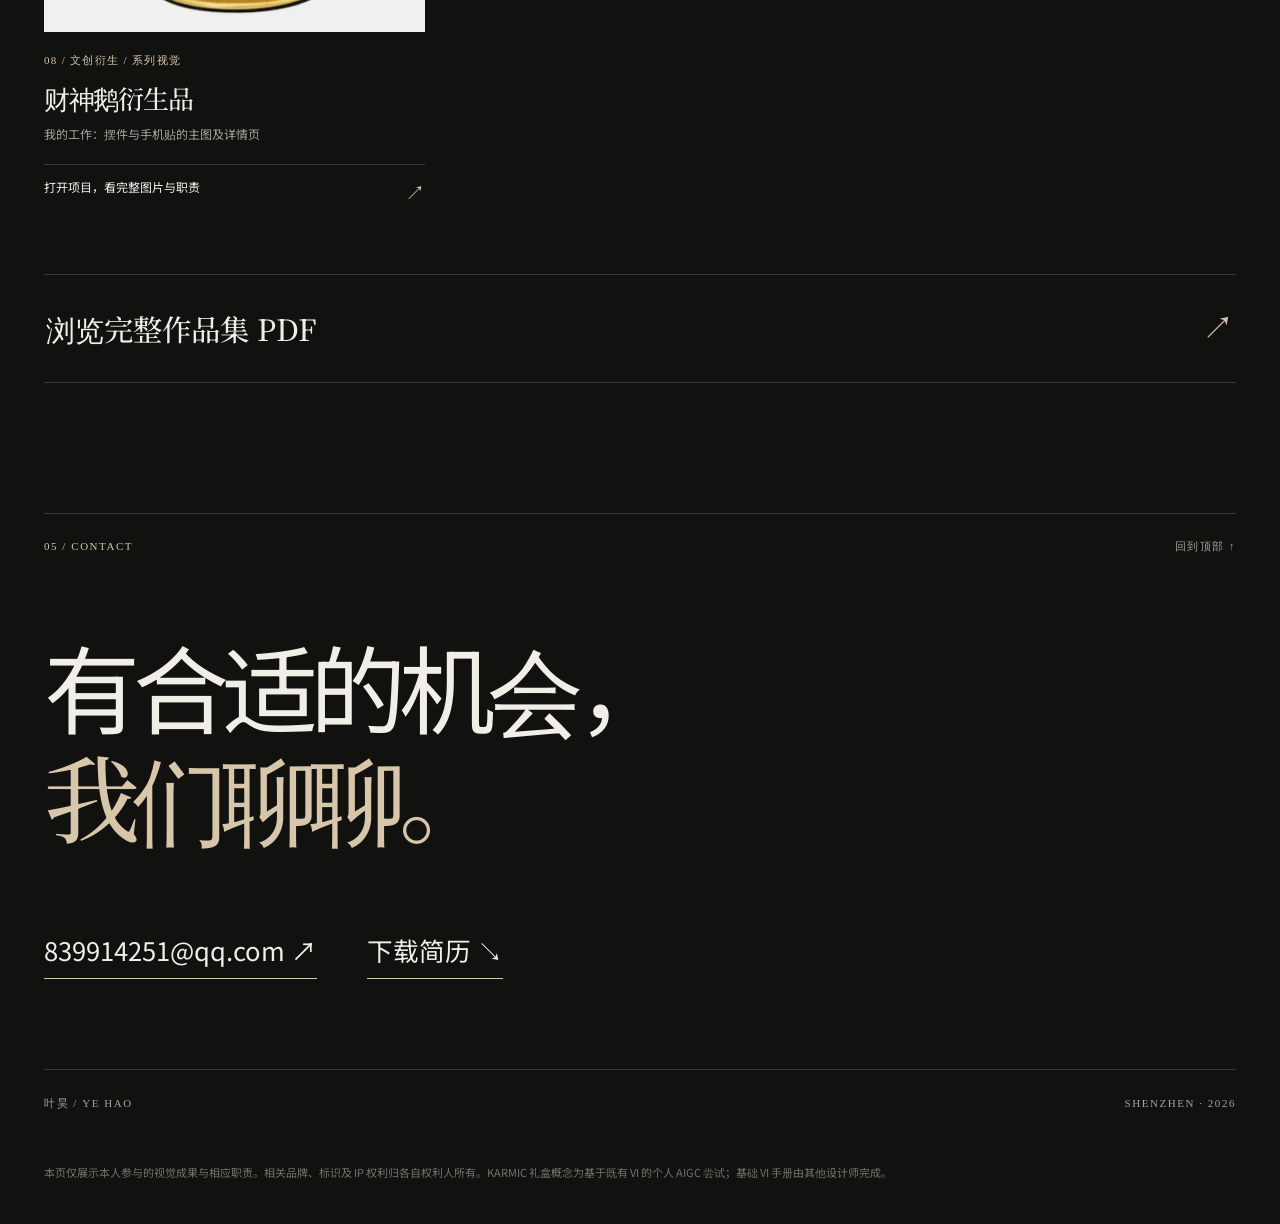
<file: brand.html>
<!doctype html><html lang="zh-CN"><head><meta charset="utf-8"><meta name="viewport" content="width=device-width, initial-scale=1"><meta name="theme-color" content="#11110f"><meta name="description" content="叶昊的商业视觉作品集：文创产品、IP 衍生、电商展示、动画与 AIGC 设计。"><title>叶昊 · 品牌产品作品集</title><meta property="og:title" content="叶昊 · 商业视觉作品集"><meta property="og:description" content="文创产品 / 商业视觉 / IP / AIGC"><meta property="og:image" content="https://shuxia98.github.io/resume3/assets/og-cover.jpg"><link rel="icon" href="assets/favicon.png"><link rel="stylesheet" href="style.css?v=20261103-v3"></head><body data-direction="brand"><header class="site-header"><a class="site-logo" href="index.html" aria-label="叶昊作品集首页"><span>YH<span class="dot">.</span></span><small>叶昊 / YE HAO</small></a><nav class="desktop-nav" aria-label="主要导航"><a href="index.html">总览</a><a href="brand.html" aria-current="page">品牌产品</a><a href="animation.html">角色动画</a><a href="marketing.html">营销内容</a></nav><div class="header-actions"><a class="header-resume" href="docs/ye-hao-resume.pdf" download="叶昊_简历.pdf">简历 PDF <span>↘</span></a><button class="menu-toggle" aria-label="打开菜单" aria-expanded="false" aria-controls="mobile-menu"><span></span><span></span></button></div></header><nav id="mobile-menu" class="mobile-menu" aria-label="移动端导航" hidden><a href="index.html">总览</a><a href="brand.html" aria-current="page">品牌产品</a><a href="animation.html">角色动画</a><a href="marketing.html">营销内容</a><a href="docs/ye-hao-resume.pdf" download="叶昊_简历.pdf">下载简历 ↘</a></nav><main><section class="hero section-shell" id="top"><div class="hero-copy"><div class="meta-line"><span>DIRECTION 01 / PRODUCT &amp; BRAND</span><span>SHENZHEN / CHINA</span></div><p class="hero-name">叶昊 <span>YE HAO</span></p><h1>把产品放进<br><em>值得记住的场景。</em></h1><p class="hero-lead">产品视觉、礼盒设计与系列表达。</p><p class="hero-sub">从材质、光影和品牌语气出发，让单品与整套视觉保持一致。</p><div class="hero-actions"><a class="primary-cta" href="#selected">浏览精选作品 <span>↘</span></a><a class="secondary-cta" href="docs/ye-hao-resume.pdf" download="叶昊_简历.pdf">下载简历 PDF ↗</a></div></div><div class="hero-visual"><img src="assets/huawei-gift.webp" alt="华为纪念杯与礼盒视觉" fetchpriority="high" decoding="async"><div class="hero-visual-caption"><span>SELECTED VISUAL / 2026</span><span>YE HAO · PORTFOLIO</span></div></div><div class="scroll-cue">SCROLL TO EXPLORE <span>↓</span></div></section><section class="directions section-shell" aria-labelledby="directions-title"><div class="section-heading section-heading--compact"><span class="section-index">01 / EXPLORE</span><h2 id="directions-title">选择你想看的<em>作品方向。</em></h2><p>点击方向进入对应作品集。每个项目都可打开完整图片和本人职责。</p></div><div class="direction-list"><a class="direction-row" href="index.html"><span class="direction-index">01</span><span class="direction-name">总览</span><span class="direction-desc">精选商业视觉与个人信息</span><span class="direction-arrow" aria-hidden="true">↗</span></a><a class="direction-row" href="brand.html"><span class="direction-index">02</span><span class="direction-name">品牌产品</span><span class="direction-desc">礼盒 / 产品 / 系列</span><span class="direction-arrow" aria-hidden="true">↗</span></a><a class="direction-row" href="animation.html"><span class="direction-index">03</span><span class="direction-name">角色动画</span><span class="direction-desc">IP / 叙事 / 动态</span><span class="direction-arrow" aria-hidden="true">↗</span></a><a class="direction-row" href="marketing.html"><span class="direction-index">04</span><span class="direction-name">营销内容</span><span class="direction-desc">电商 / 社媒 / AIGC</span><span class="direction-arrow" aria-hidden="true">↗</span></a></div></section><section class="proof-strip section-shell" aria-label="作品与内容成果"><div><strong>20万<span>+</span></strong><p>金刚 Vajra · 单条视频播放</p></div><div><strong>90<span>+</span></strong><p>四账号累计内容</p></div><div><strong>5万<span>+</span></strong><p>四账号累计点赞</p></div><div class="proof-clients"><span>相关项目</span><p>腾讯 QQ IP 授权 / 华为 / 复旦大学</p></div></section><section class="selected section-shell" id="selected"><div class="section-heading"><span class="section-index">02 / SELECTED WORK</span><h2>精选项目。<em>从作品开始了解我。</em></h2><p>品牌产品 · 点击图片或项目标题查看项目详情与高清作品。</p></div><div class="feature-grid"><article class="case-card case-card--featured case-card--2 reveal">
 <button class="case-trigger" data-project="2" aria-haspopup="dialog" aria-label="查看复旦纪念杯完整项目">
  <span class="case-frame"><img src="assets/fudan-set.webp" alt="复旦纪念杯项目封面" loading="lazy" decoding="async"><span class="case-corner">SELECTED WORK <b aria-hidden="true">↗</b></span></span>
  <span class="case-info"><span class="case-number">01 / 高校纪念礼品 / 产品视觉</span><strong>复旦纪念杯</strong><span class="case-role">我的工作：单品、礼盒与场景视觉</span><span class="case-view">打开项目，看完整图片与职责 <b aria-hidden="true">↗</b></span></span>
 </button></article><article class="case-card case-card--featured case-card--8 reveal">
 <button class="case-trigger" data-project="8" aria-haspopup="dialog" aria-label="查看企业纪念礼品完整项目">
  <span class="case-frame"><img src="assets/huawei-gift.webp" alt="企业纪念礼品项目封面" loading="lazy" decoding="async"><span class="case-corner">SELECTED WORK <b aria-hidden="true">↗</b></span></span>
  <span class="case-info"><span class="case-number">02 / 企业礼赠 / 产品视觉</span><strong>企业纪念礼品</strong><span class="case-role">我的工作：产品效果图、礼盒视觉与印刷交付</span><span class="case-view">打开项目，看完整图片与职责 <b aria-hidden="true">↗</b></span></span>
 </button></article><article class="case-card case-card--featured case-card--3 reveal">
 <button class="case-trigger" data-project="3" aria-haspopup="dialog" aria-label="查看念回 KARMIC完整项目">
  <span class="case-frame"><img src="assets/IM69.webp" alt="念回 KARMIC项目封面" loading="lazy" decoding="async"><span class="case-corner">SELECTED WORK <b aria-hidden="true">↗</b></span></span>
  <span class="case-info"><span class="case-number">03 / 系列产品 / AIGC 应用</span><strong>念回 KARMIC</strong><span class="case-role">我的工作：系列宣传图、场景图与电商视觉</span><span class="case-view">打开项目，看完整图片与职责 <b aria-hidden="true">↗</b></span></span>
 </button></article><article class="case-card case-card--featured case-card--4 reveal">
 <button class="case-trigger" data-project="4" aria-haspopup="dialog" aria-label="查看KARMIC · 礼盒概念完整项目">
  <span class="case-frame"><img src="assets/karmic-family.webp" alt="KARMIC · 礼盒概念项目封面" loading="lazy" decoding="async"><span class="case-corner">AI CONCEPT <b aria-hidden="true">↗</b></span></span>
  <span class="case-info"><span class="case-number">04 / AIGC 概念探索</span><strong>KARMIC · 礼盒概念</strong><span class="case-role">我的工作：既有品牌 VI 基础上的 AIGC 礼盒概念</span><span class="case-view">打开项目，看完整图片与职责 <b aria-hidden="true">↗</b></span></span>
 </button></article></div><div class="archive-head"><span>MORE PROJECTS / 更多作品</span><span>04 ITEMS</span></div><div class="archive-grid"><article class="case-card case-card--0 reveal">
 <button class="case-trigger" data-project="0" aria-haspopup="dialog" aria-label="查看小药师完整项目">
  <span class="case-frame"><img src="assets/healing-scene-02.webp" alt="小药师项目封面" loading="lazy" decoding="async"><span class="case-corner">SELECTED WORK <b aria-hidden="true">↗</b></span></span>
  <span class="case-info"><span class="case-number">05 / 产品场景 / 电商展示</span><strong>小药师</strong><span class="case-role">我的工作：主图、五组场景与电商详情页</span><span class="case-view">打开项目，看完整图片与职责 <b aria-hidden="true">↗</b></span></span>
 </button></article><article class="case-card case-card--1 reveal">
 <button class="case-trigger" data-project="1" aria-haspopup="dialog" aria-label="查看转心杯完整项目">
  <span class="case-frame"><img src="assets/fortune-cover.webp" alt="转心杯项目封面" loading="lazy" decoding="async"><span class="case-corner">SELECTED WORK <b aria-hidden="true">↗</b></span></span>
  <span class="case-info"><span class="case-number">06 / QQ IP 授权 / 电商详情</span><strong>转心杯</strong><span class="case-role">我的工作：电商详情页的视觉编排与信息设计</span><span class="case-view">打开项目，看完整图片与职责 <b aria-hidden="true">↗</b></span></span>
 </button></article><article class="case-card case-card--9 reveal">
 <button class="case-trigger" data-project="9" aria-haspopup="dialog" aria-label="查看PUPU 耍大刀完整项目">
  <span class="case-frame"><img src="assets/pupu-knife-cover.webp" alt="PUPU 耍大刀项目封面" loading="lazy" decoding="async"><span class="case-corner">SELECTED WORK <b aria-hidden="true">↗</b></span></span>
  <span class="case-info"><span class="case-number">07 / 毛绒文创 / 商品视觉</span><strong>PUPU 耍大刀</strong><span class="case-role">我的工作：商品主图、轮播与详情页视觉</span><span class="case-view">打开项目，看完整图片与职责 <b aria-hidden="true">↗</b></span></span>
 </button></article><article class="case-card case-card--10 reveal">
 <button class="case-trigger" data-project="10" aria-haspopup="dialog" aria-label="查看财神鹅衍生品完整项目">
  <span class="case-frame"><img src="assets/pupu-goose-cover.webp" alt="财神鹅衍生品项目封面" loading="lazy" decoding="async"><span class="case-corner">SELECTED WORK <b aria-hidden="true">↗</b></span></span>
  <span class="case-info"><span class="case-number">08 / 文创衍生 / 系列视觉</span><strong>财神鹅衍生品</strong><span class="case-role">我的工作：摆件与手机贴的主图及详情页</span><span class="case-view">打开项目，看完整图片与职责 <b aria-hidden="true">↗</b></span></span>
 </button></article></div><a class="full-pdf-link" href="docs/ye-hao-portfolio-2026.pdf" target="_blank" rel="noopener">浏览完整作品集 PDF <span>↗</span></a></section></main><footer class="site-footer section-shell" id="contact"><div class="footer-top"><span>05 / CONTACT</span><a href="#top">回到顶部 ↑</a></div><h2>有合适的机会，<br><em>我们聊聊。</em></h2><div class="footer-links"><a href="mailto:839914251@qq.com">839914251@qq.com ↗</a><a href="docs/ye-hao-resume.pdf" download="叶昊_简历.pdf">下载简历 ↘</a></div><div class="footer-bottom"><span>叶昊 / YE HAO</span><span>SHENZHEN · 2026</span></div></footer><p class="legal section-shell">本页仅展示本人参与的视觉成果与相应职责。相关品牌、标识及 IP 权利归各自权利人所有。KARMIC 礼盒概念为基于既有 VI 的个人 AIGC 尝试；基础 VI 手册由其他设计师完成。</p><dialog id="project-dialog" aria-labelledby="dialog-title"><div class="dialog-top"><span>YE HAO / PROJECT DETAILS</span><button class="close" aria-label="关闭项目详情">关闭 ×</button></div><div class="dialog-body"><p class="dialog-tag" id="dialog-tag"></p><h2 id="dialog-title"></h2><p class="dialog-intro" id="dialog-intro"></p><div class="detail-grid"></div><div class="gallery-head"><span>PROJECT IMAGES / 项目图片</span><span>点击图片查看原尺寸 ↗</span></div><div id="project-gallery"></div><button class="close-bottom">返回作品集 ↑</button></div></dialog><script src="script.js?v=20261103-v3" defer></script></body></html>
</file>
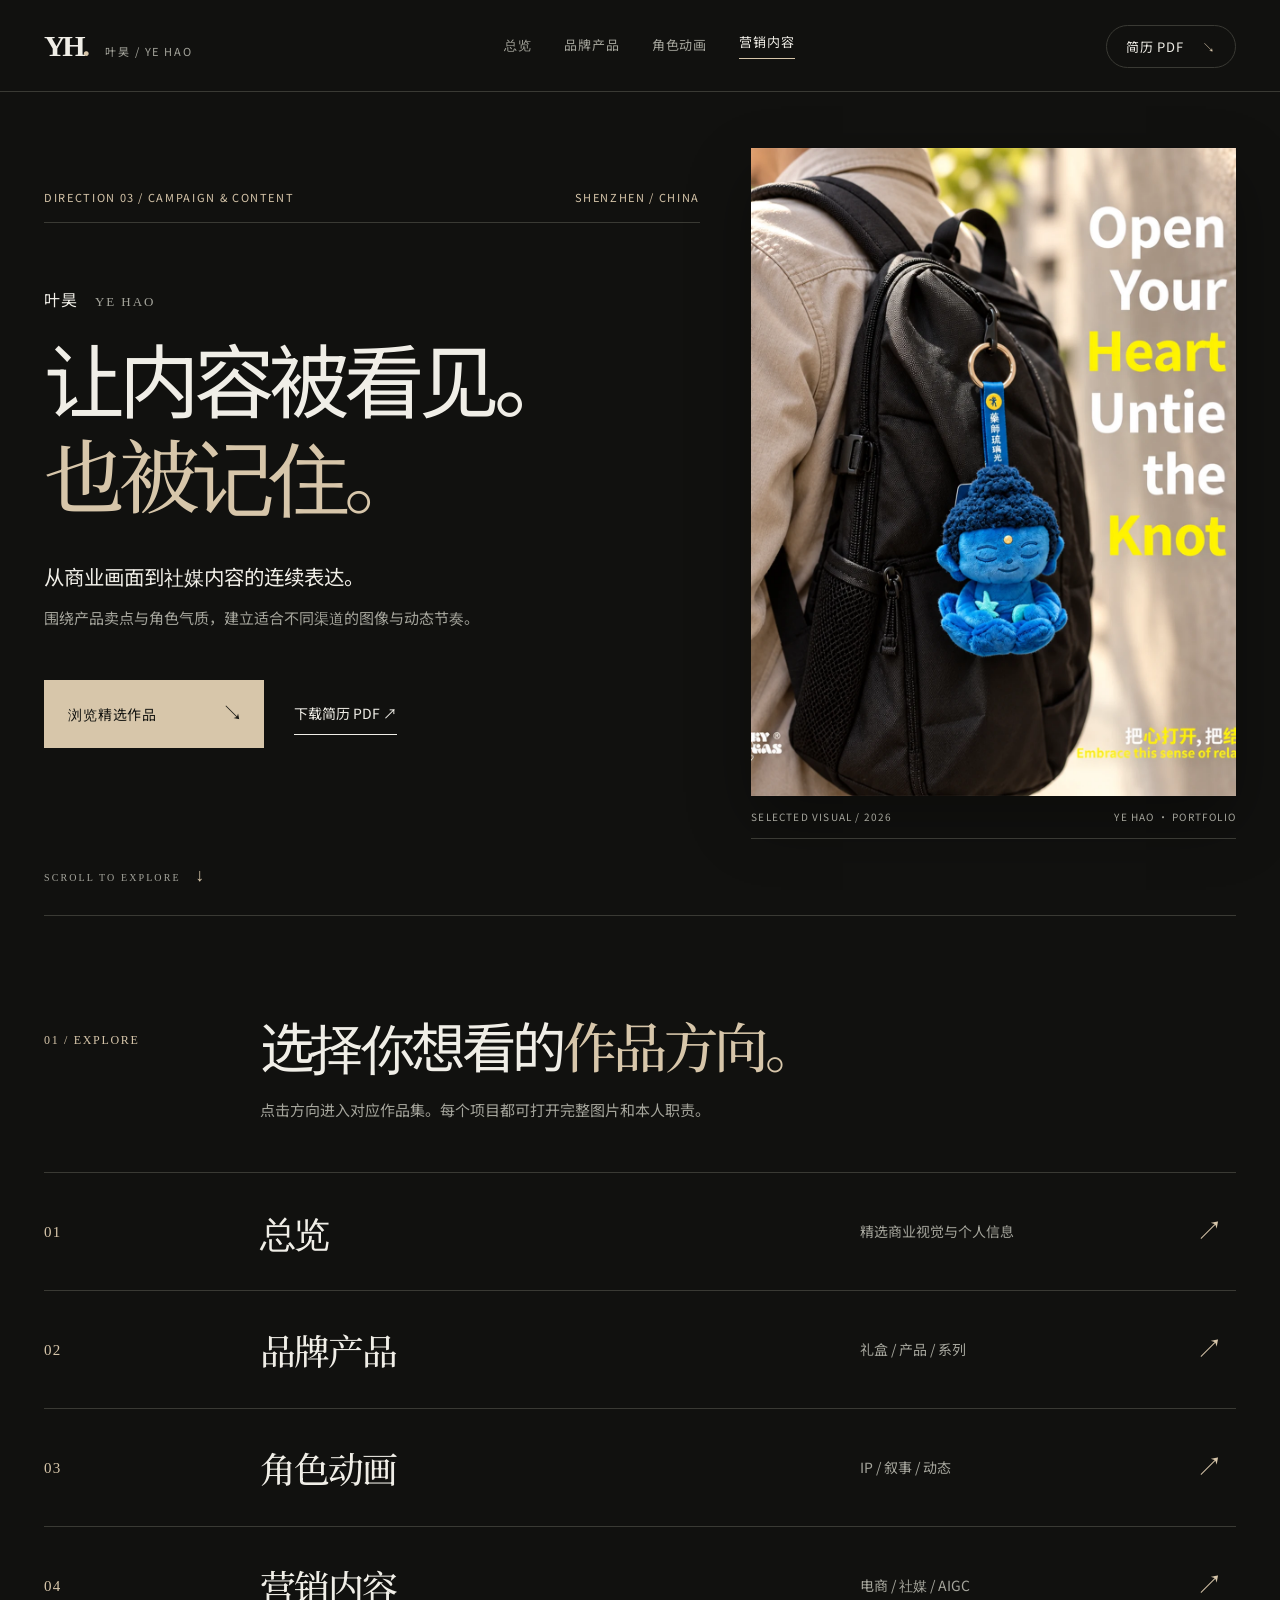
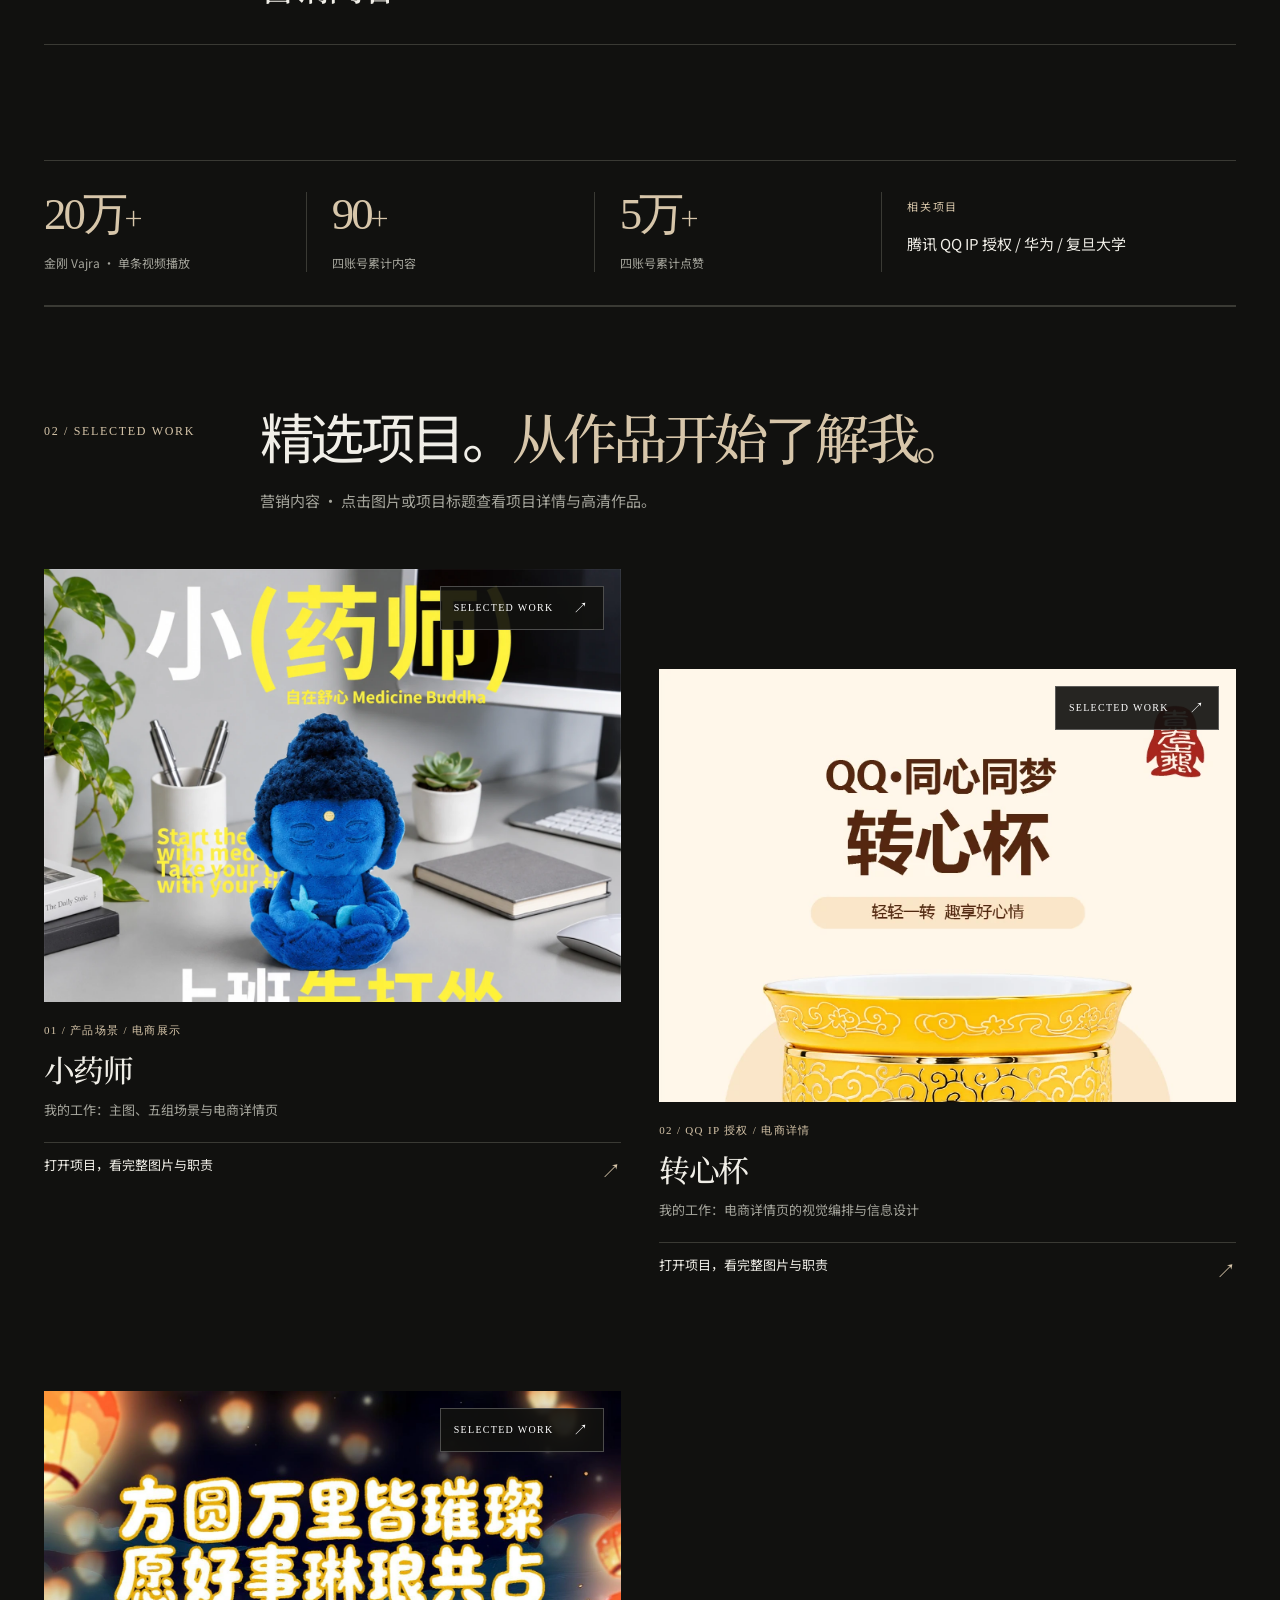
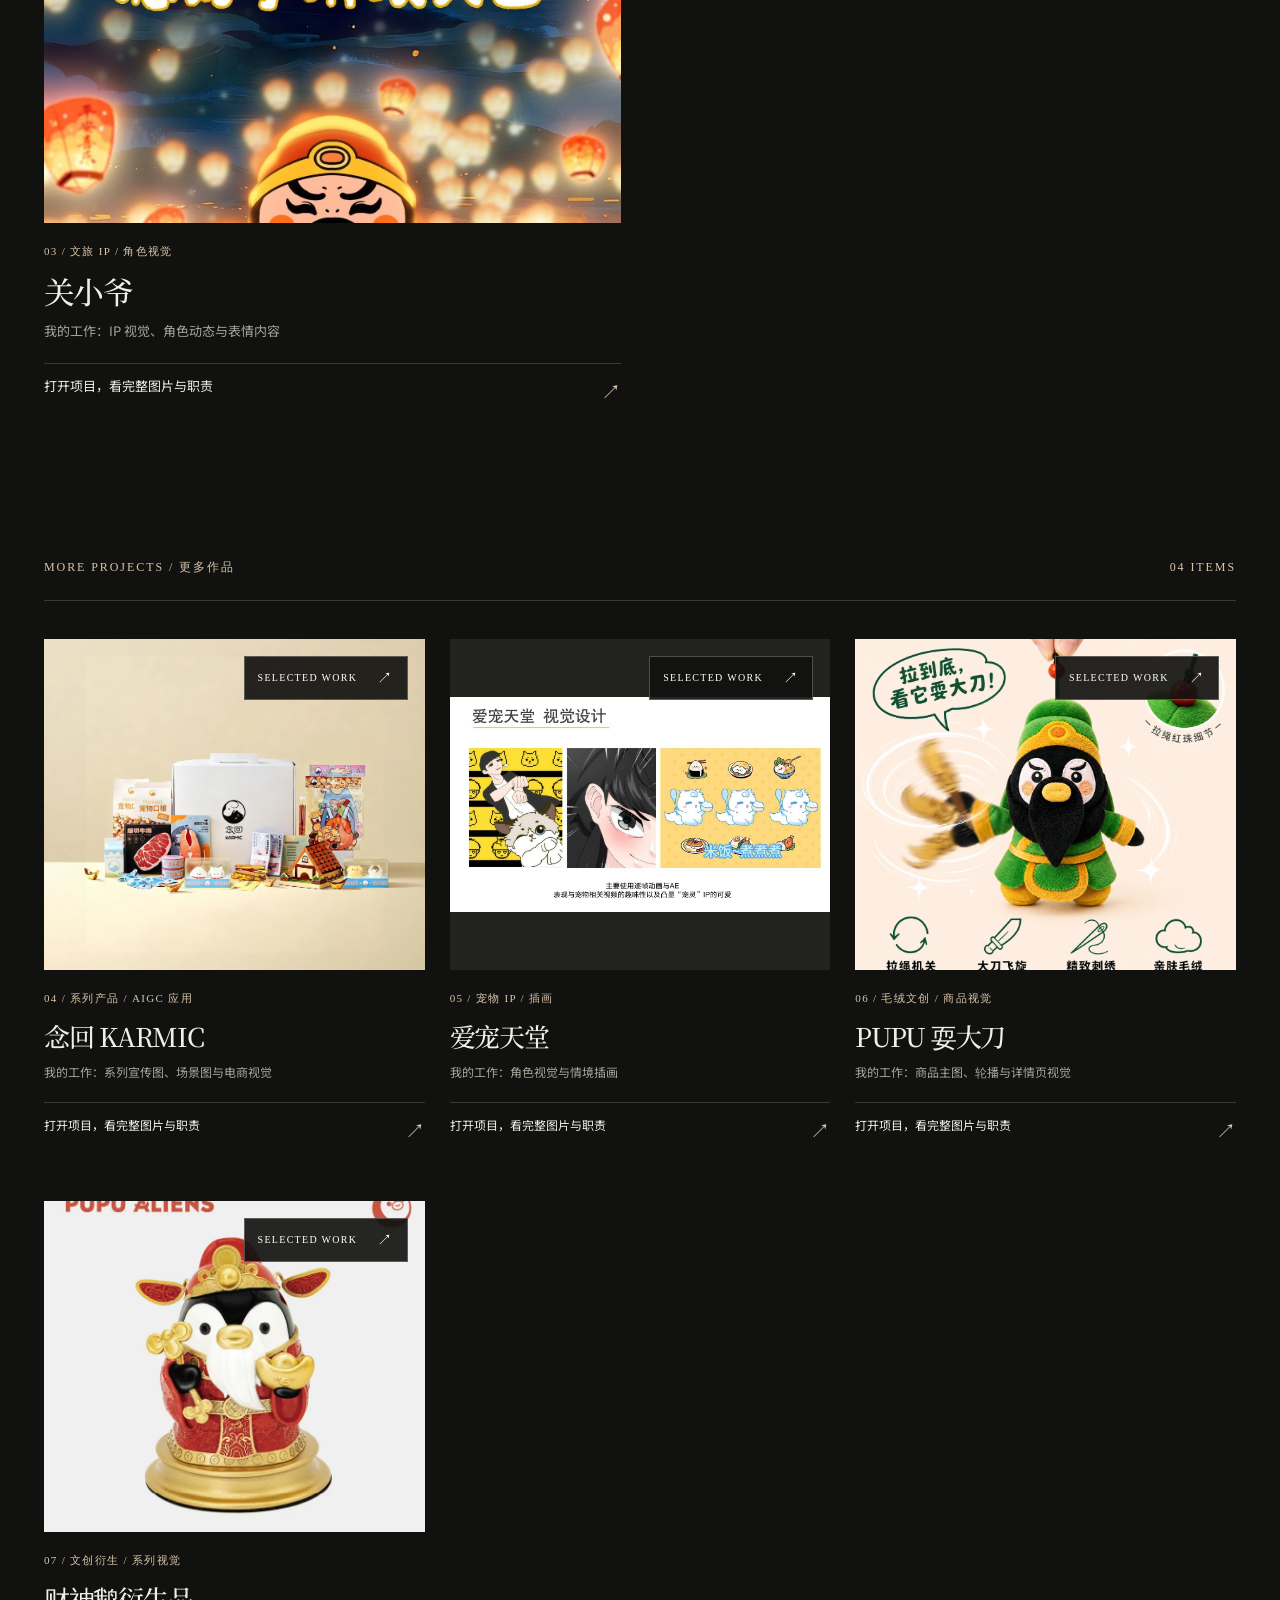
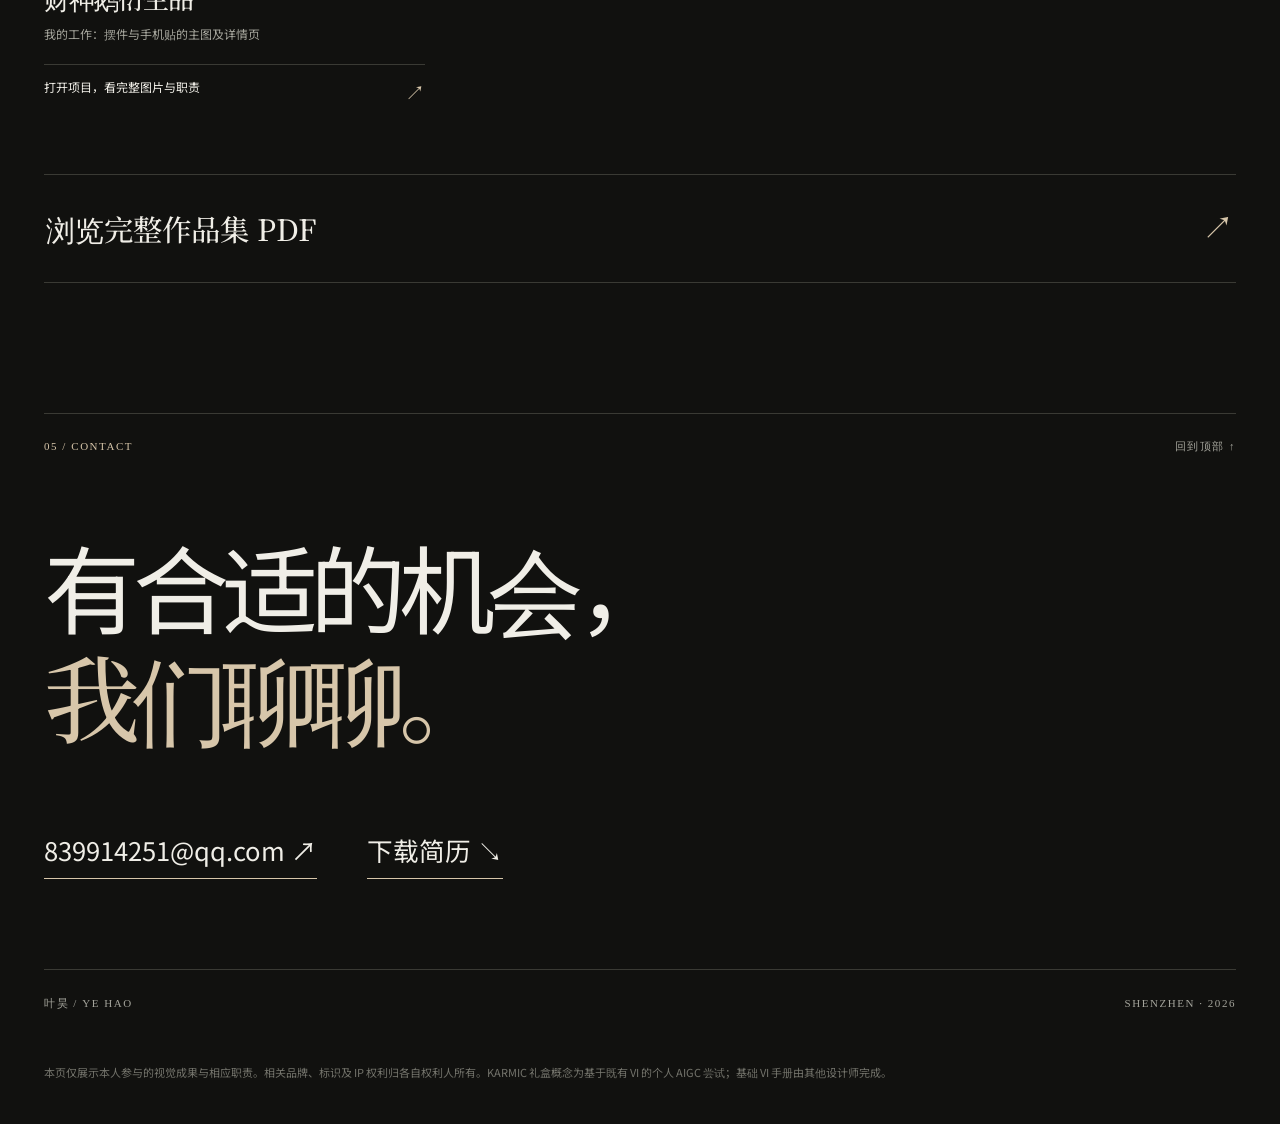
<file: marketing.html>
<!doctype html><html lang="zh-CN"><head><meta charset="utf-8"><meta name="viewport" content="width=device-width, initial-scale=1"><meta name="theme-color" content="#11110f"><meta name="description" content="叶昊的商业视觉作品集：文创产品、IP 衍生、电商展示、动画与 AIGC 设计。"><title>叶昊 · 营销内容作品集</title><meta property="og:title" content="叶昊 · 商业视觉作品集"><meta property="og:description" content="文创产品 / 商业视觉 / IP / AIGC"><meta property="og:image" content="https://shuxia98.github.io/resume3/assets/og-cover.jpg"><link rel="icon" href="assets/favicon.png"><link rel="stylesheet" href="style.css?v=20261103-v3"></head><body data-direction="marketing"><header class="site-header"><a class="site-logo" href="index.html" aria-label="叶昊作品集首页"><span>YH<span class="dot">.</span></span><small>叶昊 / YE HAO</small></a><nav class="desktop-nav" aria-label="主要导航"><a href="index.html">总览</a><a href="brand.html">品牌产品</a><a href="animation.html">角色动画</a><a href="marketing.html" aria-current="page">营销内容</a></nav><div class="header-actions"><a class="header-resume" href="docs/ye-hao-resume.pdf" download="叶昊_简历.pdf">简历 PDF <span>↘</span></a><button class="menu-toggle" aria-label="打开菜单" aria-expanded="false" aria-controls="mobile-menu"><span></span><span></span></button></div></header><nav id="mobile-menu" class="mobile-menu" aria-label="移动端导航" hidden><a href="index.html">总览</a><a href="brand.html">品牌产品</a><a href="animation.html">角色动画</a><a href="marketing.html" aria-current="page">营销内容</a><a href="docs/ye-hao-resume.pdf" download="叶昊_简历.pdf">下载简历 ↘</a></nav><main><section class="hero section-shell" id="top"><div class="hero-copy"><div class="meta-line"><span>DIRECTION 03 / CAMPAIGN &amp; CONTENT</span><span>SHENZHEN / CHINA</span></div><p class="hero-name">叶昊 <span>YE HAO</span></p><h1>让内容被看见。<br><em>也被记住。</em></h1><p class="hero-lead">从商业画面到社媒内容的连续表达。</p><p class="hero-sub">围绕产品卖点与角色气质，建立适合不同渠道的图像与动态节奏。</p><div class="hero-actions"><a class="primary-cta" href="#selected">浏览精选作品 <span>↘</span></a><a class="secondary-cta" href="docs/ye-hao-resume.pdf" download="叶昊_简历.pdf">下载简历 PDF ↗</a></div></div><div class="hero-visual"><img src="assets/healing-scene-03.webp" alt="小药师毛绒角色使用场景视觉" fetchpriority="high" decoding="async"><div class="hero-visual-caption"><span>SELECTED VISUAL / 2026</span><span>YE HAO · PORTFOLIO</span></div></div><div class="scroll-cue">SCROLL TO EXPLORE <span>↓</span></div></section><section class="directions section-shell" aria-labelledby="directions-title"><div class="section-heading section-heading--compact"><span class="section-index">01 / EXPLORE</span><h2 id="directions-title">选择你想看的<em>作品方向。</em></h2><p>点击方向进入对应作品集。每个项目都可打开完整图片和本人职责。</p></div><div class="direction-list"><a class="direction-row" href="index.html"><span class="direction-index">01</span><span class="direction-name">总览</span><span class="direction-desc">精选商业视觉与个人信息</span><span class="direction-arrow" aria-hidden="true">↗</span></a><a class="direction-row" href="brand.html"><span class="direction-index">02</span><span class="direction-name">品牌产品</span><span class="direction-desc">礼盒 / 产品 / 系列</span><span class="direction-arrow" aria-hidden="true">↗</span></a><a class="direction-row" href="animation.html"><span class="direction-index">03</span><span class="direction-name">角色动画</span><span class="direction-desc">IP / 叙事 / 动态</span><span class="direction-arrow" aria-hidden="true">↗</span></a><a class="direction-row" href="marketing.html"><span class="direction-index">04</span><span class="direction-name">营销内容</span><span class="direction-desc">电商 / 社媒 / AIGC</span><span class="direction-arrow" aria-hidden="true">↗</span></a></div></section><section class="proof-strip section-shell" aria-label="作品与内容成果"><div><strong>20万<span>+</span></strong><p>金刚 Vajra · 单条视频播放</p></div><div><strong>90<span>+</span></strong><p>四账号累计内容</p></div><div><strong>5万<span>+</span></strong><p>四账号累计点赞</p></div><div class="proof-clients"><span>相关项目</span><p>腾讯 QQ IP 授权 / 华为 / 复旦大学</p></div></section><section class="selected section-shell" id="selected"><div class="section-heading"><span class="section-index">02 / SELECTED WORK</span><h2>精选项目。<em>从作品开始了解我。</em></h2><p>营销内容 · 点击图片或项目标题查看项目详情与高清作品。</p></div><div class="feature-grid"><article class="case-card case-card--featured case-card--0 reveal">
 <button class="case-trigger" data-project="0" aria-haspopup="dialog" aria-label="查看小药师完整项目">
  <span class="case-frame"><img src="assets/healing-scene-02.webp" alt="小药师项目封面" loading="lazy" decoding="async"><span class="case-corner">SELECTED WORK <b aria-hidden="true">↗</b></span></span>
  <span class="case-info"><span class="case-number">01 / 产品场景 / 电商展示</span><strong>小药师</strong><span class="case-role">我的工作：主图、五组场景与电商详情页</span><span class="case-view">打开项目，看完整图片与职责 <b aria-hidden="true">↗</b></span></span>
 </button></article><article class="case-card case-card--featured case-card--1 reveal">
 <button class="case-trigger" data-project="1" aria-haspopup="dialog" aria-label="查看转心杯完整项目">
  <span class="case-frame"><img src="assets/fortune-cover.webp" alt="转心杯项目封面" loading="lazy" decoding="async"><span class="case-corner">SELECTED WORK <b aria-hidden="true">↗</b></span></span>
  <span class="case-info"><span class="case-number">02 / QQ IP 授权 / 电商详情</span><strong>转心杯</strong><span class="case-role">我的工作：电商详情页的视觉编排与信息设计</span><span class="case-view">打开项目，看完整图片与职责 <b aria-hidden="true">↗</b></span></span>
 </button></article><article class="case-card case-card--featured case-card--5 reveal">
 <button class="case-trigger" data-project="5" aria-haspopup="dialog" aria-label="查看关小爷完整项目">
  <span class="case-frame"><img src="assets/IM100.webp" alt="关小爷项目封面" loading="lazy" decoding="async"><span class="case-corner">SELECTED WORK <b aria-hidden="true">↗</b></span></span>
  <span class="case-info"><span class="case-number">03 / 文旅 IP / 角色视觉</span><strong>关小爷</strong><span class="case-role">我的工作：IP 视觉、角色动态与表情内容</span><span class="case-view">打开项目，看完整图片与职责 <b aria-hidden="true">↗</b></span></span>
 </button></article></div><div class="archive-head"><span>MORE PROJECTS / 更多作品</span><span>04 ITEMS</span></div><div class="archive-grid"><article class="case-card case-card--3 reveal">
 <button class="case-trigger" data-project="3" aria-haspopup="dialog" aria-label="查看念回 KARMIC完整项目">
  <span class="case-frame"><img src="assets/IM69.webp" alt="念回 KARMIC项目封面" loading="lazy" decoding="async"><span class="case-corner">SELECTED WORK <b aria-hidden="true">↗</b></span></span>
  <span class="case-info"><span class="case-number">04 / 系列产品 / AIGC 应用</span><strong>念回 KARMIC</strong><span class="case-role">我的工作：系列宣传图、场景图与电商视觉</span><span class="case-view">打开项目，看完整图片与职责 <b aria-hidden="true">↗</b></span></span>
 </button></article><article class="case-card case-card--6 reveal">
 <button class="case-trigger" data-project="6" aria-haspopup="dialog" aria-label="查看爱宠天堂完整项目">
  <span class="case-frame"><img src="assets/portfolio-16.jpg" alt="爱宠天堂项目封面" loading="lazy" decoding="async"><span class="case-corner">SELECTED WORK <b aria-hidden="true">↗</b></span></span>
  <span class="case-info"><span class="case-number">05 / 宠物 IP / 插画</span><strong>爱宠天堂</strong><span class="case-role">我的工作：角色视觉与情境插画</span><span class="case-view">打开项目，看完整图片与职责 <b aria-hidden="true">↗</b></span></span>
 </button></article><article class="case-card case-card--9 reveal">
 <button class="case-trigger" data-project="9" aria-haspopup="dialog" aria-label="查看PUPU 耍大刀完整项目">
  <span class="case-frame"><img src="assets/pupu-knife-cover.webp" alt="PUPU 耍大刀项目封面" loading="lazy" decoding="async"><span class="case-corner">SELECTED WORK <b aria-hidden="true">↗</b></span></span>
  <span class="case-info"><span class="case-number">06 / 毛绒文创 / 商品视觉</span><strong>PUPU 耍大刀</strong><span class="case-role">我的工作：商品主图、轮播与详情页视觉</span><span class="case-view">打开项目，看完整图片与职责 <b aria-hidden="true">↗</b></span></span>
 </button></article><article class="case-card case-card--10 reveal">
 <button class="case-trigger" data-project="10" aria-haspopup="dialog" aria-label="查看财神鹅衍生品完整项目">
  <span class="case-frame"><img src="assets/pupu-goose-cover.webp" alt="财神鹅衍生品项目封面" loading="lazy" decoding="async"><span class="case-corner">SELECTED WORK <b aria-hidden="true">↗</b></span></span>
  <span class="case-info"><span class="case-number">07 / 文创衍生 / 系列视觉</span><strong>财神鹅衍生品</strong><span class="case-role">我的工作：摆件与手机贴的主图及详情页</span><span class="case-view">打开项目，看完整图片与职责 <b aria-hidden="true">↗</b></span></span>
 </button></article></div><a class="full-pdf-link" href="docs/ye-hao-portfolio-2026.pdf" target="_blank" rel="noopener">浏览完整作品集 PDF <span>↗</span></a></section></main><footer class="site-footer section-shell" id="contact"><div class="footer-top"><span>05 / CONTACT</span><a href="#top">回到顶部 ↑</a></div><h2>有合适的机会，<br><em>我们聊聊。</em></h2><div class="footer-links"><a href="mailto:839914251@qq.com">839914251@qq.com ↗</a><a href="docs/ye-hao-resume.pdf" download="叶昊_简历.pdf">下载简历 ↘</a></div><div class="footer-bottom"><span>叶昊 / YE HAO</span><span>SHENZHEN · 2026</span></div></footer><p class="legal section-shell">本页仅展示本人参与的视觉成果与相应职责。相关品牌、标识及 IP 权利归各自权利人所有。KARMIC 礼盒概念为基于既有 VI 的个人 AIGC 尝试；基础 VI 手册由其他设计师完成。</p><dialog id="project-dialog" aria-labelledby="dialog-title"><div class="dialog-top"><span>YE HAO / PROJECT DETAILS</span><button class="close" aria-label="关闭项目详情">关闭 ×</button></div><div class="dialog-body"><p class="dialog-tag" id="dialog-tag"></p><h2 id="dialog-title"></h2><p class="dialog-intro" id="dialog-intro"></p><div class="detail-grid"></div><div class="gallery-head"><span>PROJECT IMAGES / 项目图片</span><span>点击图片查看原尺寸 ↗</span></div><div id="project-gallery"></div><button class="close-bottom">返回作品集 ↑</button></div></dialog><script src="script.js?v=20261103-v3" defer></script></body></html>
</file>
<file: style.css>
@font-face{font-family:YeSans;src:url('fonts/sans-400.woff2') format('woff2');font-weight:400;font-display:swap}
@font-face{font-family:YeSans;src:url('fonts/sans-600.woff2') format('woff2');font-weight:600;font-display:swap}
@font-face{font-family:YeSerif;src:url('fonts/serif-500.woff2') format('woff2');font-weight:500;font-display:swap}
:root{--bg:#11110f;--surface:#1a1a17;--ink:#f0eee7;--muted:#a5a59c;--rule:#3a3a34;--accent:#d7c6aa;--page:min(1500px,calc(100% - 88px));font-synthesis:none}
*{box-sizing:border-box}html{scroll-behavior:smooth}body{margin:0;background:var(--bg);color:var(--ink);font-family:YeSans,'Noto Sans SC','Microsoft YaHei',sans-serif;font-size:16px;line-height:1.6;overflow-x:hidden}body.modal-open{overflow:hidden}button,a{font:inherit}button{color:inherit}a{color:inherit;text-decoration:none}img,video{display:block;max-width:100%}button:focus-visible,a:focus-visible{outline:2px solid var(--accent);outline-offset:5px}::selection{background:var(--accent);color:#111}
.section-shell{width:var(--page);margin-inline:auto}.site-header{height:92px;width:100%;border-bottom:1px solid var(--rule);display:flex;align-items:center;justify-content:space-between;padding:0 max(44px,calc((100vw - 1500px)/2));position:relative;z-index:20;background:var(--bg)}.site-logo{display:flex;align-items:baseline;gap:18px;white-space:nowrap}.site-logo>span{font-family:Georgia,serif;font-size:30px;font-weight:700;line-height:1;letter-spacing:-.11em}.dot{color:var(--accent)}.site-logo small{font-size:11px;letter-spacing:.18em;color:var(--muted)}.desktop-nav{display:flex;align-items:center;gap:32px}.desktop-nav a,.header-resume{font-size:13px;letter-spacing:.07em;transition:color .25s}.desktop-nav a{color:var(--muted)}.desktop-nav a:hover,.desktop-nav a[aria-current=page],.header-resume:hover{color:var(--ink)}.desktop-nav a[aria-current=page]::after{content:'';display:block;height:1px;margin-top:5px;background:var(--accent)}.header-resume{border:1px solid var(--rule);padding:11px 19px;border-radius:100px;white-space:nowrap}.header-resume span{color:var(--accent);margin-left:14px}.menu-toggle{display:none}.mobile-menu[hidden]{display:none!important}
.hero{min-height:min(860px,calc(100svh - 92px));display:grid;grid-template-columns:1.15fr .85fr;column-gap:clamp(30px,4vw,80px);align-items:stretch;position:relative;padding-top:56px;padding-bottom:76px}.hero-copy{display:flex;flex-direction:column;justify-content:center;min-width:0;padding-bottom:50px}.meta-line{display:flex;justify-content:space-between;gap:10px;padding-bottom:15px;border-bottom:1px solid var(--rule);font-size:11px;letter-spacing:.15em;color:var(--accent)}.hero-name{font-size:16px;letter-spacing:.06em;margin:clamp(46px,5vw,90px) 0 16px}.hero-name span{font-family:Georgia,serif;font-size:13px;letter-spacing:.15em;color:var(--muted);margin-left:12px}.hero h1{font-weight:500;font-size:clamp(58px,6.3vw,108px);letter-spacing:-.075em;line-height:1.18;margin:0 0 42px;white-space:nowrap}.hero h1 em,.section-heading h2 em,.site-footer h2 em{font-family:YeSerif,'Noto Serif SC','Songti SC',serif;font-weight:500;font-style:normal;color:var(--accent)}.hero-lead{font-size:clamp(19px,1.6vw,27px);line-height:1.45;margin:0 0 12px}.hero-sub{color:var(--muted);font-size:15px;line-height:1.9;max-width:550px;margin:0}.hero-actions{display:flex;align-items:center;gap:30px;margin-top:48px}.primary-cta{background:var(--accent);color:#171713;padding:17px 20px 17px 24px;min-width:220px;display:flex;justify-content:space-between;align-items:center;font-size:14px;letter-spacing:.06em;transition:background .25s,transform .25s}.primary-cta:hover{background:#ede1cc;transform:translateY(-3px)}.primary-cta span{font-size:21px;font-family:Georgia,serif}.secondary-cta{font-size:14px;border-bottom:1px solid var(--ink);padding:9px 0;white-space:nowrap}.hero-visual{min-width:0;position:relative;align-self:stretch;display:flex;flex-direction:column;justify-content:center}.hero-visual>img{width:100%;height:min(690px,72svh);object-fit:cover;object-position:center;box-shadow:0 26px 60px #0005;background:#20201c}.hero-visual-caption{display:flex;justify-content:space-between;gap:8px;color:var(--muted);font-size:10px;letter-spacing:.12em;padding-top:13px;border-bottom:1px solid var(--rule);padding-bottom:13px}.scroll-cue{position:absolute;bottom:25px;left:0;font-family:Georgia,serif;font-size:10px;letter-spacing:.21em;color:var(--muted)}.scroll-cue span{color:var(--accent);font-size:18px;margin-left:10px}
.section-heading{display:grid;grid-template-columns:180px minmax(0,1fr);column-gap:36px;align-items:start;padding:96px 0 54px;border-top:1px solid var(--rule)}.section-index{font-family:Georgia,serif;font-size:12px;letter-spacing:.14em;color:var(--accent);white-space:nowrap;padding-top:19px}.section-heading h2{font-weight:500;font-size:clamp(40px,4.25vw,70px);line-height:1.22;letter-spacing:-.065em;margin:0}.section-heading p{grid-column:2;color:var(--muted);margin:18px 0 0;max-width:570px;font-size:15px;line-height:1.85}.section-heading--compact{padding-bottom:48px}
.directions{padding-bottom:115px}.direction-list{border-top:1px solid var(--rule)}.direction-row{display:grid;grid-template-columns:180px minmax(0,1fr) 300px 40px;align-items:center;gap:36px;min-height:118px;border-bottom:1px solid var(--rule);transition:padding .3s,background .3s}.direction-row:hover{background:#1b1b18;padding-inline:24px}.direction-index{color:var(--accent);font-family:Georgia,serif;font-size:15px;letter-spacing:.08em}.direction-name{font-size:clamp(30px,2.8vw,48px);letter-spacing:-.055em;font-family:YeSerif,'Songti SC',serif}.direction-desc{color:var(--muted);font-size:14px}.direction-arrow{font-family:Georgia,serif;font-size:27px;color:var(--accent);transition:transform .3s}.direction-row:hover .direction-arrow{transform:translate(5px,-5px)}
.proof-strip{display:grid;grid-template-columns:repeat(3,1fr) 1.25fr;border-top:1px solid var(--rule);border-bottom:1px solid var(--rule);padding-top:31px;padding-bottom:33px;gap:25px}.proof-strip>div{min-width:0;border-right:1px solid var(--rule);padding-right:24px}.proof-strip>div:last-child{border:0}.proof-strip strong{font-family:Georgia,serif;font-size:clamp(34px,3.5vw,58px);font-weight:400;letter-spacing:-.065em;line-height:1;color:var(--accent)}.proof-strip strong span{font-family:YeSerif,serif;font-size:.65em}.proof-strip p{font-size:12px;color:var(--muted);margin:16px 0 0}.proof-clients span{display:block;color:var(--accent);font-size:11px;letter-spacing:.14em;padding-top:6px}.proof-clients p{font-size:15px;line-height:1.65;margin-top:16px;color:var(--ink)}
.selected{padding-bottom:130px}.feature-grid{display:grid;grid-template-columns:repeat(2,minmax(0,1fr));column-gap:clamp(22px,3vw,56px);row-gap:104px}.case-card{min-width:0}.feature-grid .case-card:nth-child(even){padding-top:100px}.case-trigger{width:100%;border:0;background:transparent;padding:0;text-align:left;cursor:pointer;display:block}.case-frame{display:block;position:relative;overflow:hidden;background:#22221e;aspect-ratio:4/3}.case-frame>img{width:100%;height:100%;object-fit:cover;object-position:center;transition:transform .65s cubic-bezier(.16,1,.3,1);image-rendering:auto}.case-trigger:hover .case-frame>img{transform:scale(1.035)}.case-corner{position:absolute;right:17px;top:17px;display:flex;align-items:center;gap:20px;background:#11110fe8;border:1px solid #ffffff40;padding:9px 13px;font-family:Georgia,serif;font-size:10px;letter-spacing:.13em;color:#fff}.case-corner b{font-size:15px;font-weight:400}.case-info{display:grid;grid-template-columns:1fr auto;gap:0 10px;padding-top:20px}.case-number{grid-column:1/3;color:var(--accent);font-family:Georgia,serif;font-size:11px;letter-spacing:.12em;text-transform:uppercase}.case-info strong{font-family:YeSerif,'Songti SC',serif;font-size:clamp(28px,2.4vw,42px);font-weight:500;letter-spacing:-.05em;line-height:1.28;margin-top:11px}.case-role{grid-column:1/3;font-size:13px;color:var(--muted);margin-top:10px}.case-view{grid-column:1/3;font-size:13px;color:var(--ink);display:flex;justify-content:space-between;border-top:1px solid var(--rule);padding:12px 0 0;margin-top:21px;transition:color .2s}.case-view b{font-family:Georgia,serif;font-size:20px;font-weight:400;color:var(--accent)}.case-trigger:hover .case-view{color:var(--accent)}.case-card--0 .case-frame img,.case-card--1 .case-frame img,.case-card--5 .case-frame img{object-position:top}.case-card--2 .case-frame img,.case-card--8 .case-frame img{object-position:center 44%}.case-card--6 .case-frame img,.case-card--4 .case-frame img{object-fit:contain}
.archive-head{display:flex;justify-content:space-between;border-bottom:1px solid var(--rule);padding:150px 0 23px;font-family:Georgia,serif;font-size:12px;letter-spacing:.16em;color:var(--accent)}.archive-grid{display:grid;grid-template-columns:repeat(3,minmax(0,1fr));gap:54px 25px;padding-top:38px}.archive-grid .case-frame{aspect-ratio:1.15}.archive-grid .case-info strong{font-size:26px}.archive-grid .case-role,.archive-grid .case-view{font-size:12px}.full-pdf-link{display:flex;justify-content:space-between;align-items:center;border-top:1px solid var(--rule);border-bottom:1px solid var(--rule);padding:28px 2px;margin-top:65px;font-family:YeSerif,serif;font-size:clamp(24px,2.3vw,36px);transition:color .2s}.full-pdf-link span{font-family:Georgia,serif;color:var(--accent);font-size:32px}.full-pdf-link:hover{color:var(--accent)}
.method{padding-bottom:120px}.method-intro{display:grid;grid-template-columns:1fr 1fr;gap:90px;padding:0 0 40px;margin-left:216px}.method-intro p{max-width:520px;font-size:18px;line-height:1.75;margin:0}.line-link{align-self:end;justify-self:end;border-bottom:1px solid var(--accent);padding-bottom:10px;font-size:14px;color:var(--accent)}.workflow-figure{margin:0 0 40px}.workflow-figure>a{display:block;background:var(--surface);overflow:hidden;max-height:700px}.workflow-figure img{width:100%;height:auto;max-height:700px;object-fit:contain;object-position:top}.workflow-figure figcaption{display:flex;justify-content:space-between;padding:14px 0;border-bottom:1px solid var(--rule);color:var(--accent);font-size:13px}.workflow-figure figcaption span{color:var(--muted)}.method-samples{display:grid;grid-template-columns:repeat(3,1fr);gap:20px}.method-samples figure{margin:0}.method-samples img{width:100%;aspect-ratio:4/3;object-fit:cover;background:#22221e}.method-samples figcaption{font-size:12px;color:var(--muted);padding-top:12px}.fine-print{font-size:12px;color:var(--muted);line-height:1.8;max-width:800px;margin:30px 0 0}.showreel{padding-bottom:100px}.showreel video{width:100%;max-height:800px;background:#000;object-fit:contain}
.profile{padding-bottom:145px}.profile-grid{display:grid;grid-template-columns:1fr 1fr;gap:90px;margin-left:216px}.profile-lead{font-family:YeSerif,serif;font-size:clamp(24px,2.5vw,40px);line-height:1.5;margin:0}.profile-grid>div p{color:var(--muted);line-height:2;margin:0 0 20px}.skill-line{font-size:13px;line-height:1.8;color:var(--accent);border-top:1px solid var(--rule);padding-top:20px;margin-top:32px}.experience{display:grid;grid-template-columns:repeat(3,1fr);border-top:1px solid var(--rule);margin-top:80px}.experience>div{padding:22px 32px 0 0;border-right:1px solid var(--rule);margin-right:32px}.experience>div:last-child{border:0;margin-right:0}.experience span{display:block;color:var(--accent);font-size:11px;letter-spacing:.13em;margin-bottom:20px}.experience strong{display:block;font-size:17px;font-weight:600;line-height:1.5}.experience p{color:var(--muted);font-size:12px;margin-top:11px}.text-cta{display:flex;justify-content:space-between;font-family:YeSerif,serif;font-size:clamp(25px,2.4vw,38px);border-top:1px solid var(--rule);border-bottom:1px solid var(--rule);padding:29px 0;margin-top:65px}.text-cta span{color:var(--accent);font-family:Georgia,serif}
.site-footer{border-top:1px solid var(--rule);padding-top:24px;padding-bottom:40px}.footer-top,.footer-bottom{display:flex;justify-content:space-between;color:var(--muted);font-family:Georgia,serif;font-size:11px;letter-spacing:.14em}.footer-top span{color:var(--accent)}.site-footer h2{font-size:clamp(54px,7.5vw,130px);line-height:1.14;letter-spacing:-.075em;font-weight:500;margin:75px 0 80px}.footer-links{display:flex;align-items:center;gap:50px;padding-bottom:90px}.footer-links a{font-size:clamp(18px,2vw,30px);border-bottom:1px solid var(--accent);padding-bottom:7px;transition:color .2s}.footer-links a:hover{color:var(--accent)}.footer-bottom{border-top:1px solid var(--rule);padding-top:25px}.legal{font-size:11px;color:#73736b;line-height:1.8;padding-bottom:30px}
#project-dialog{position:fixed;inset:0;margin:0 0 0 auto;width:min(960px,100vw);max-width:none;height:100dvh;max-height:none;background:#181815;color:var(--ink);border:0;padding:0;overflow:auto;box-shadow:-25px 0 100px #0008}#project-dialog::backdrop{background:#000b;backdrop-filter:blur(5px)}.dialog-top{position:sticky;top:0;z-index:5;display:flex;justify-content:space-between;align-items:center;height:72px;background:#181815f2;border-bottom:1px solid var(--rule);padding:0 5%;font-family:Georgia,serif;font-size:11px;letter-spacing:.16em}.dialog-top button{border:0;background:transparent;cursor:pointer;font-family:YeSans,sans-serif;font-size:14px}.dialog-body{padding:70px 7% 90px}.dialog-tag{color:var(--accent);font-family:Georgia,serif;font-size:12px;letter-spacing:.12em}.dialog-body h2{font-family:YeSerif,serif;font-size:clamp(40px,5vw,70px);font-weight:500;letter-spacing:-.06em;line-height:1.25;margin:18px 0}.dialog-intro{color:var(--muted);font-size:17px;line-height:1.8;max-width:680px}.detail-grid{display:grid;grid-template-columns:repeat(2,1fr);gap:0 50px;margin:60px 0;border-top:1px solid var(--rule)}.detail-grid>div{border-bottom:1px solid var(--rule);padding:23px 0}.detail-grid h3{font-size:12px;color:var(--accent);font-weight:400;margin:0 0 10px}.detail-grid p{font-size:14px;color:var(--muted);margin:0;line-height:1.75}.gallery-head{display:flex;justify-content:space-between;gap:10px;color:var(--accent);font-family:Georgia,serif;font-size:11px;letter-spacing:.1em;border-bottom:1px solid var(--rule);padding-bottom:15px;margin-bottom:25px}#project-gallery{display:grid;grid-template-columns:repeat(2,minmax(0,1fr));gap:30px 18px}#project-gallery figure{margin:0;min-width:0}#project-gallery figure:first-child:nth-last-child(1){grid-column:span 2}#project-gallery figure img{width:100%;height:auto;background:#262620}#project-gallery figure img[src$="fortune-cup.webp"],#project-gallery figure img[src^="assets/healing-detail-"]{max-width:800px;margin-inline:auto}#project-gallery figcaption{color:var(--muted);font-size:12px;margin-top:9px}.close-bottom{display:block;width:100%;padding:18px;border:1px solid var(--rule);background:transparent;cursor:pointer;margin-top:65px;text-align:center}.close-bottom:hover{border-color:var(--accent);color:var(--accent)}
#project-gallery figure:has(img[src^="assets/healing-detail-"]){grid-column:span 2}
.reveal{opacity:1;transform:none}
@media(max-width:1100px){:root{--page:calc(100% - 56px)}.site-header{padding-inline:28px}.desktop-nav{gap:17px}.hero{grid-template-columns:1fr .88fr}.hero h1{font-size:clamp(50px,6vw,75px)}.hero-visual>img{height:620px}.direction-row{grid-template-columns:80px minmax(0,1fr) 230px 30px;gap:18px}.section-heading{grid-template-columns:120px 1fr;gap:20px}.method-intro,.profile-grid{margin-left:140px}.feature-grid{gap:65px 24px}.proof-strip{gap:14px}.proof-strip>div{padding-right:12px}}
@media(max-width:750px){:root{--page:calc(100% - 36px)}body{font-size:14px}.site-header{height:66px;padding-inline:18px}.site-logo>span{font-size:27px}.site-logo small{font-size:10px}.desktop-nav{display:none}.header-actions{display:flex;align-items:center;gap:17px}.header-resume{font-size:11px;padding:8px 10px}.header-resume span{margin-left:4px}.menu-toggle{display:flex;width:31px;height:31px;border:0;background:none;flex-direction:column;justify-content:center;gap:6px;padding:3px;cursor:pointer}.menu-toggle span{height:1px;width:100%;background:var(--ink)}.mobile-menu{position:absolute;z-index:19;top:66px;left:0;right:0;display:flex;flex-direction:column;background:#1b1b18;border-bottom:1px solid var(--rule);padding:18px}.mobile-menu a{display:block;padding:12px 0;border-bottom:1px solid var(--rule);font-size:17px}.hero{display:flex;flex-direction:column;padding-top:22px;padding-bottom:55px;min-height:0}.hero-copy{padding-bottom:0}.meta-line{font-size:9px;letter-spacing:.08em}.hero-name{margin:45px 0 10px;font-size:14px}.hero h1{font-size:clamp(48px,12vw,78px);white-space:normal;line-height:1.2;margin-bottom:25px}.hero-lead{font-size:18px}.hero-sub{font-size:13px;line-height:1.8}.hero-actions{gap:18px;margin-top:30px}.primary-cta{min-width:0;width:185px;padding:12px 13px 12px 17px;font-size:12px}.secondary-cta{font-size:11px}.hero-visual{margin-top:42px}.hero-visual>img{height:auto;max-height:550px;aspect-ratio:1/1;object-fit:cover}.hero-visual-caption{font-size:8px;letter-spacing:.06em}.scroll-cue{display:none}.section-heading{display:block;padding:68px 0 30px}.section-index{font-size:10px}.section-heading h2{font-size:clamp(32px,9vw,52px);margin-top:24px}.section-heading p{font-size:13px;line-height:1.8;margin-top:14px}.directions{padding-bottom:70px}.direction-row{min-height:86px;grid-template-columns:31px 1fr 27px;gap:10px}.direction-index{font-size:11px}.direction-name{font-size:28px}.direction-desc{display:none}.direction-arrow{font-size:22px}.proof-strip{grid-template-columns:repeat(2,1fr);gap:0;padding:19px 0}.proof-strip>div{border:0;padding:13px 8px}.proof-strip strong{font-size:36px}.proof-strip p{font-size:10px;margin-top:6px}.proof-clients p{font-size:12px;margin-top:6px}.proof-clients span{font-size:9px}.selected{padding-bottom:85px}.feature-grid{display:block}.feature-grid .case-card:nth-child(even){padding-top:0}.feature-grid .case-card{margin-bottom:65px}.case-frame{aspect-ratio:1.12}.case-corner{font-size:9px;top:10px;right:10px;padding:7px 9px}.case-info{padding-top:14px}.case-info strong{font-size:31px}.case-role{font-size:12px}.case-view{margin-top:14px}.archive-head{padding:40px 0 15px;font-size:10px}.archive-grid{grid-template-columns:repeat(2,minmax(0,1fr));gap:30px 12px;padding-top:20px}.archive-grid .case-frame{aspect-ratio:1}.archive-grid .case-corner{display:none}.archive-grid .case-info strong{font-size:19px;margin-top:5px}.archive-grid .case-number{font-size:9px;line-height:1.5}.archive-grid .case-role{display:none}.archive-grid .case-view{font-size:10px;margin-top:9px;line-height:1.4}.archive-grid .case-view b{font-size:15px}.full-pdf-link{font-size:23px;margin-top:44px;padding:21px 0}.method,.profile{padding-bottom:80px}.method-intro,.profile-grid{display:block;margin-left:0}.method-intro p{font-size:15px}.line-link{display:inline-block;margin-top:20px}.workflow-figure>a,.workflow-figure img{max-height:520px}.workflow-figure figcaption{display:block;font-size:11px}.workflow-figure figcaption span{display:block;margin-top:4px}.method-samples{gap:7px}.method-samples img{aspect-ratio:3/4}.method-samples figcaption{font-size:10px}.profile-lead{font-size:25px;margin-bottom:25px}.profile-grid>div p{font-size:13px}.experience{display:block;margin-top:50px}.experience>div{border-right:0;border-bottom:1px solid var(--rule);padding:18px 0;margin:0}.experience span{margin-bottom:8px}.text-cta{font-size:23px;margin-top:40px}.site-footer h2{font-size:clamp(52px,11vw,75px);margin:55px 0}.footer-links{display:block;padding-bottom:55px}.footer-links a{display:block;width:max-content;max-width:100%;margin:20px 0;font-size:20px;overflow-wrap:anywhere}.footer-bottom{font-size:9px}.legal{font-size:10px}.dialog-top{height:58px;padding-inline:18px}.dialog-body{padding:38px 18px 80px}.dialog-body h2{font-size:39px}.dialog-intro{font-size:14px}.detail-grid{display:block;margin:35px 0}.detail-grid>div{padding:15px 0}.detail-grid p{font-size:13px}.gallery-head{font-size:9px}.gallery-head span:last-child{display:none}#project-gallery{display:block}#project-gallery figure{margin-bottom:24px}#project-gallery figcaption{font-size:11px}.showreel{padding-bottom:75px}}
@media(prefers-reduced-motion:reduce){html{scroll-behavior:auto}*,*::before,*::after{animation-duration:.01ms!important;transition-duration:.01ms!important}.reveal{opacity:1;transform:none}}
</file>
